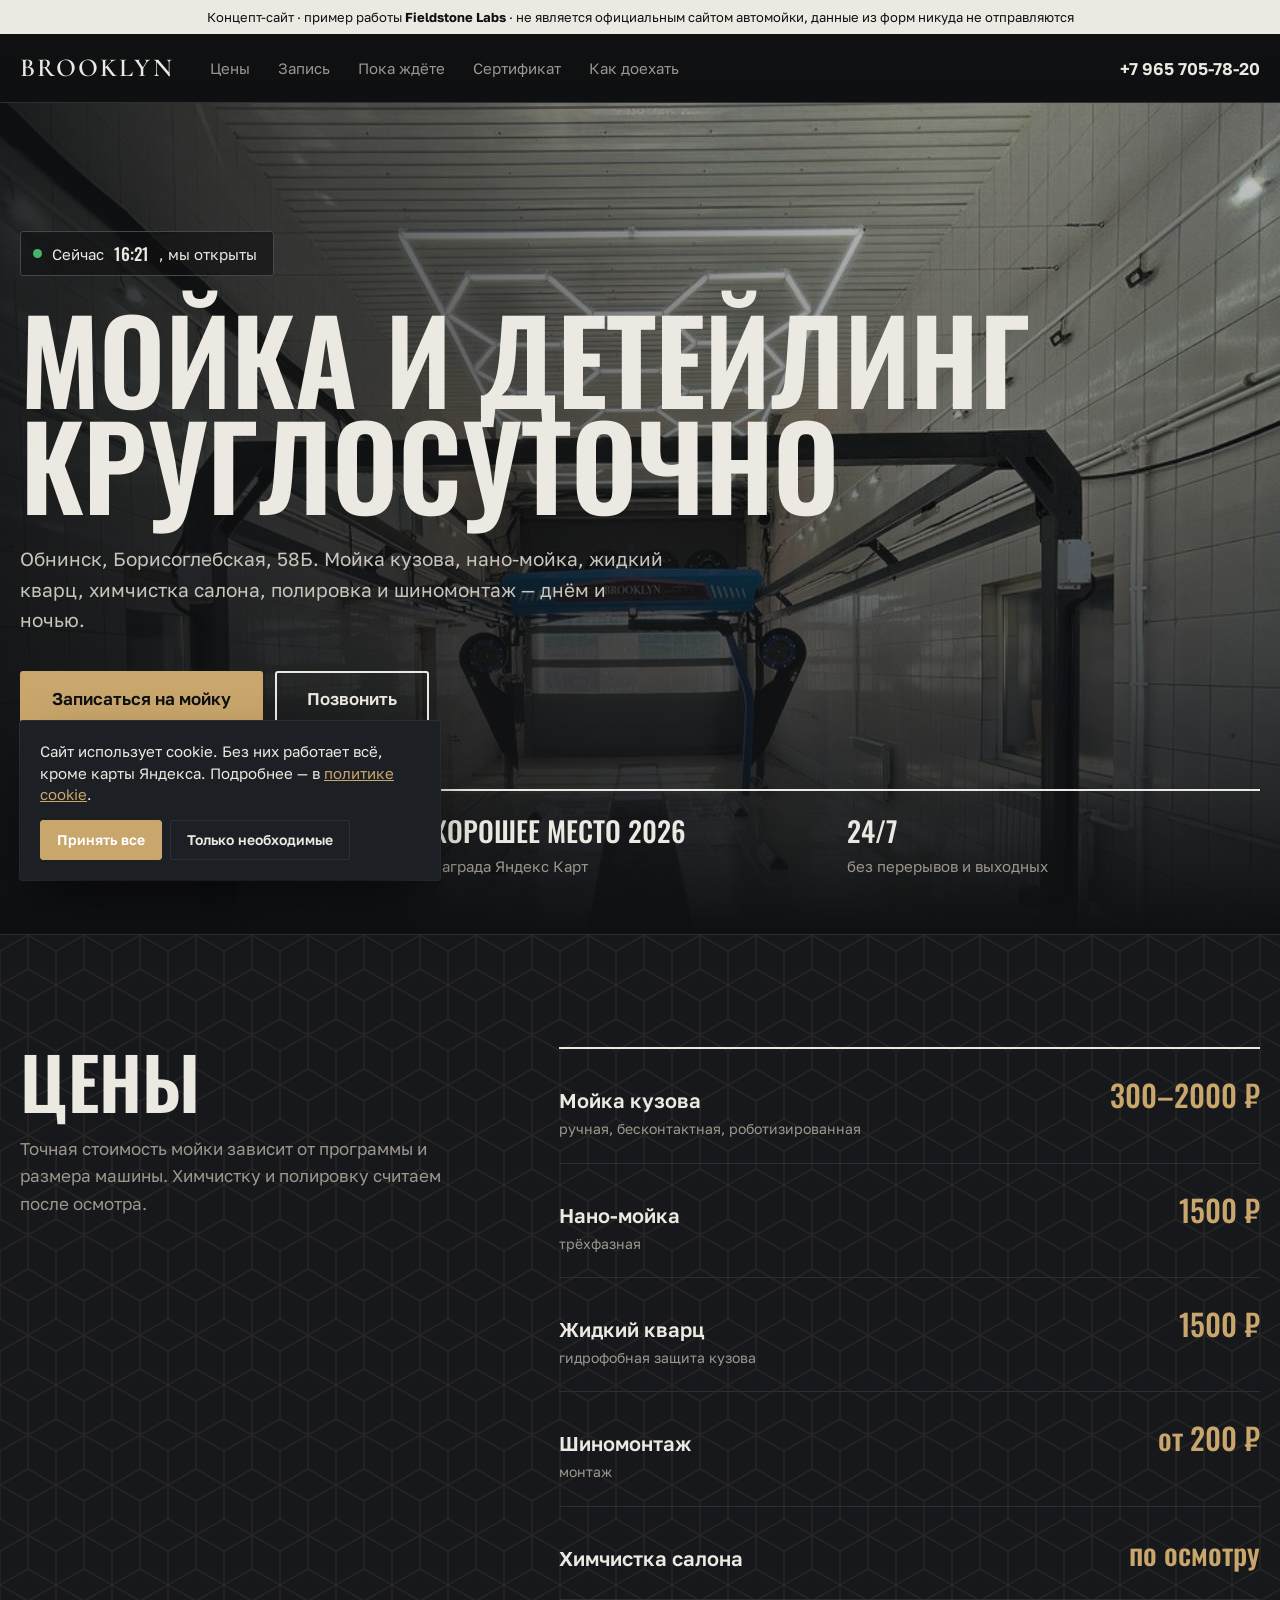
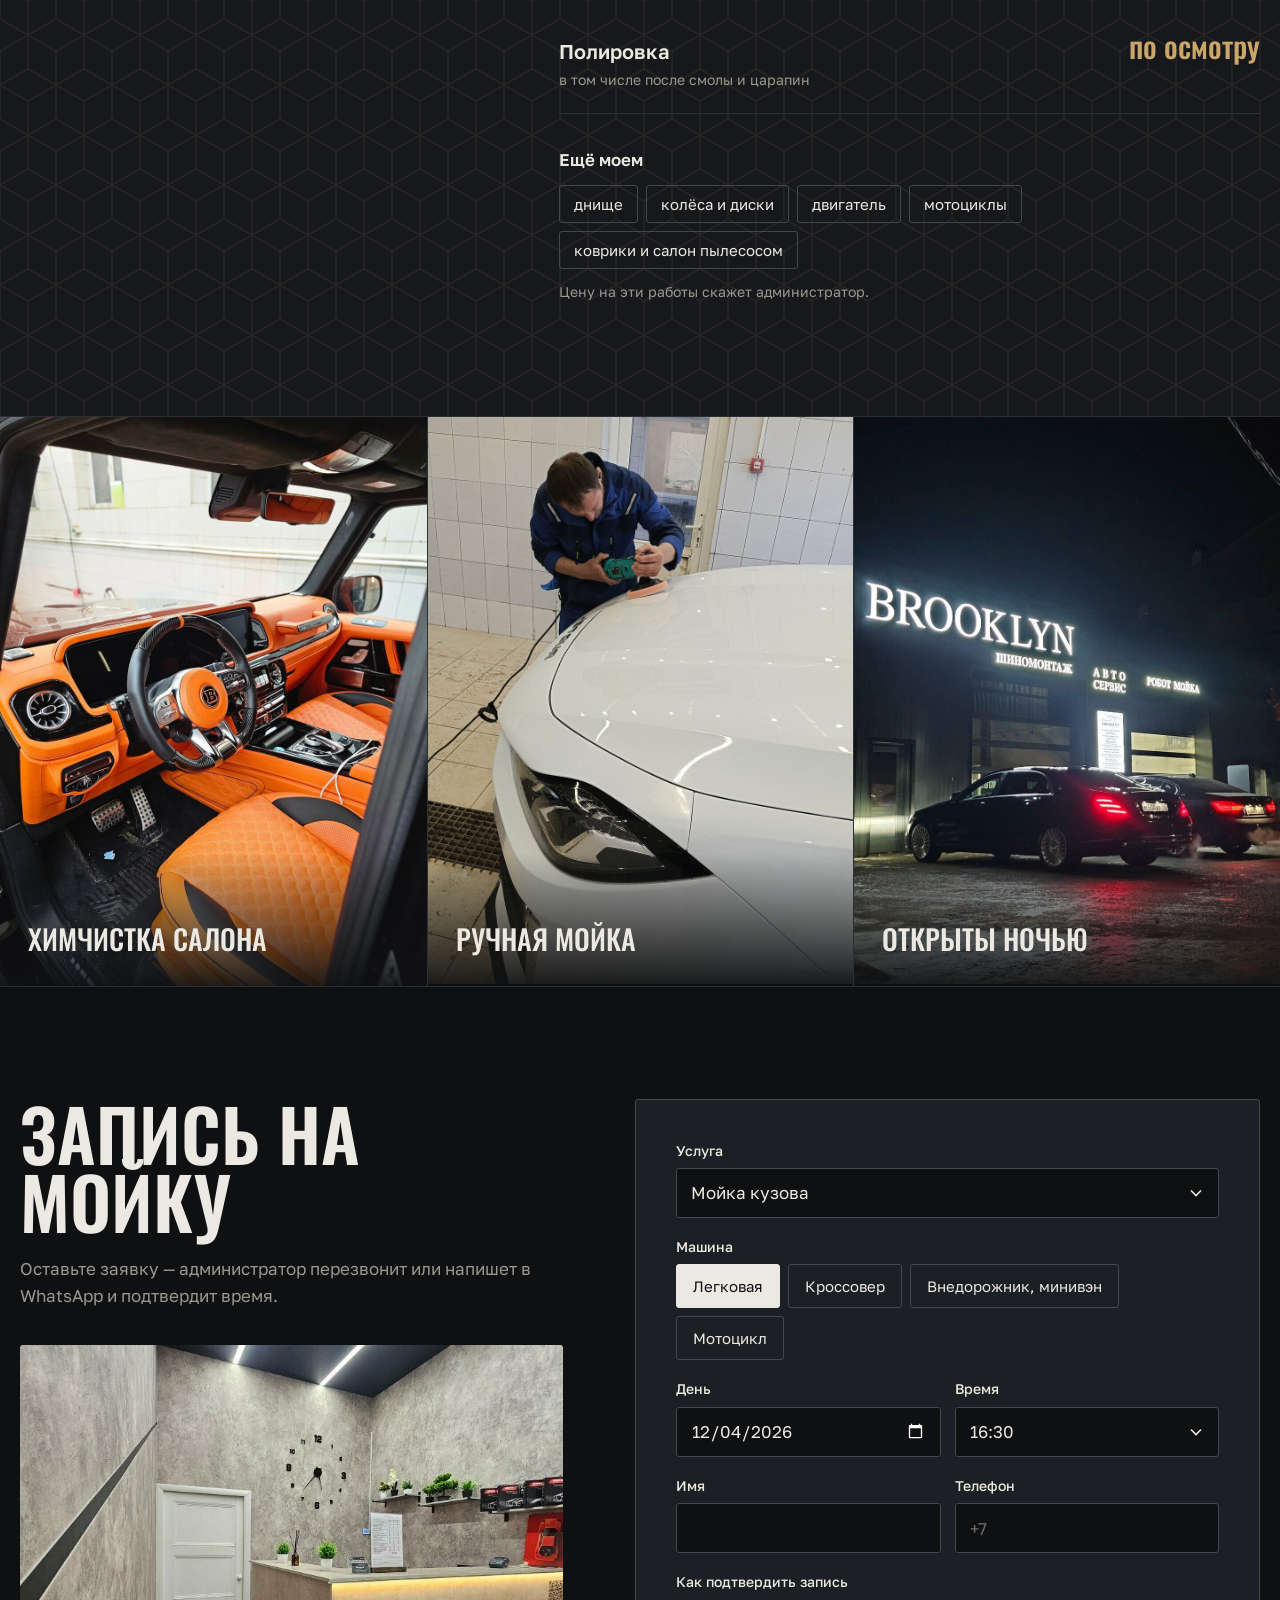
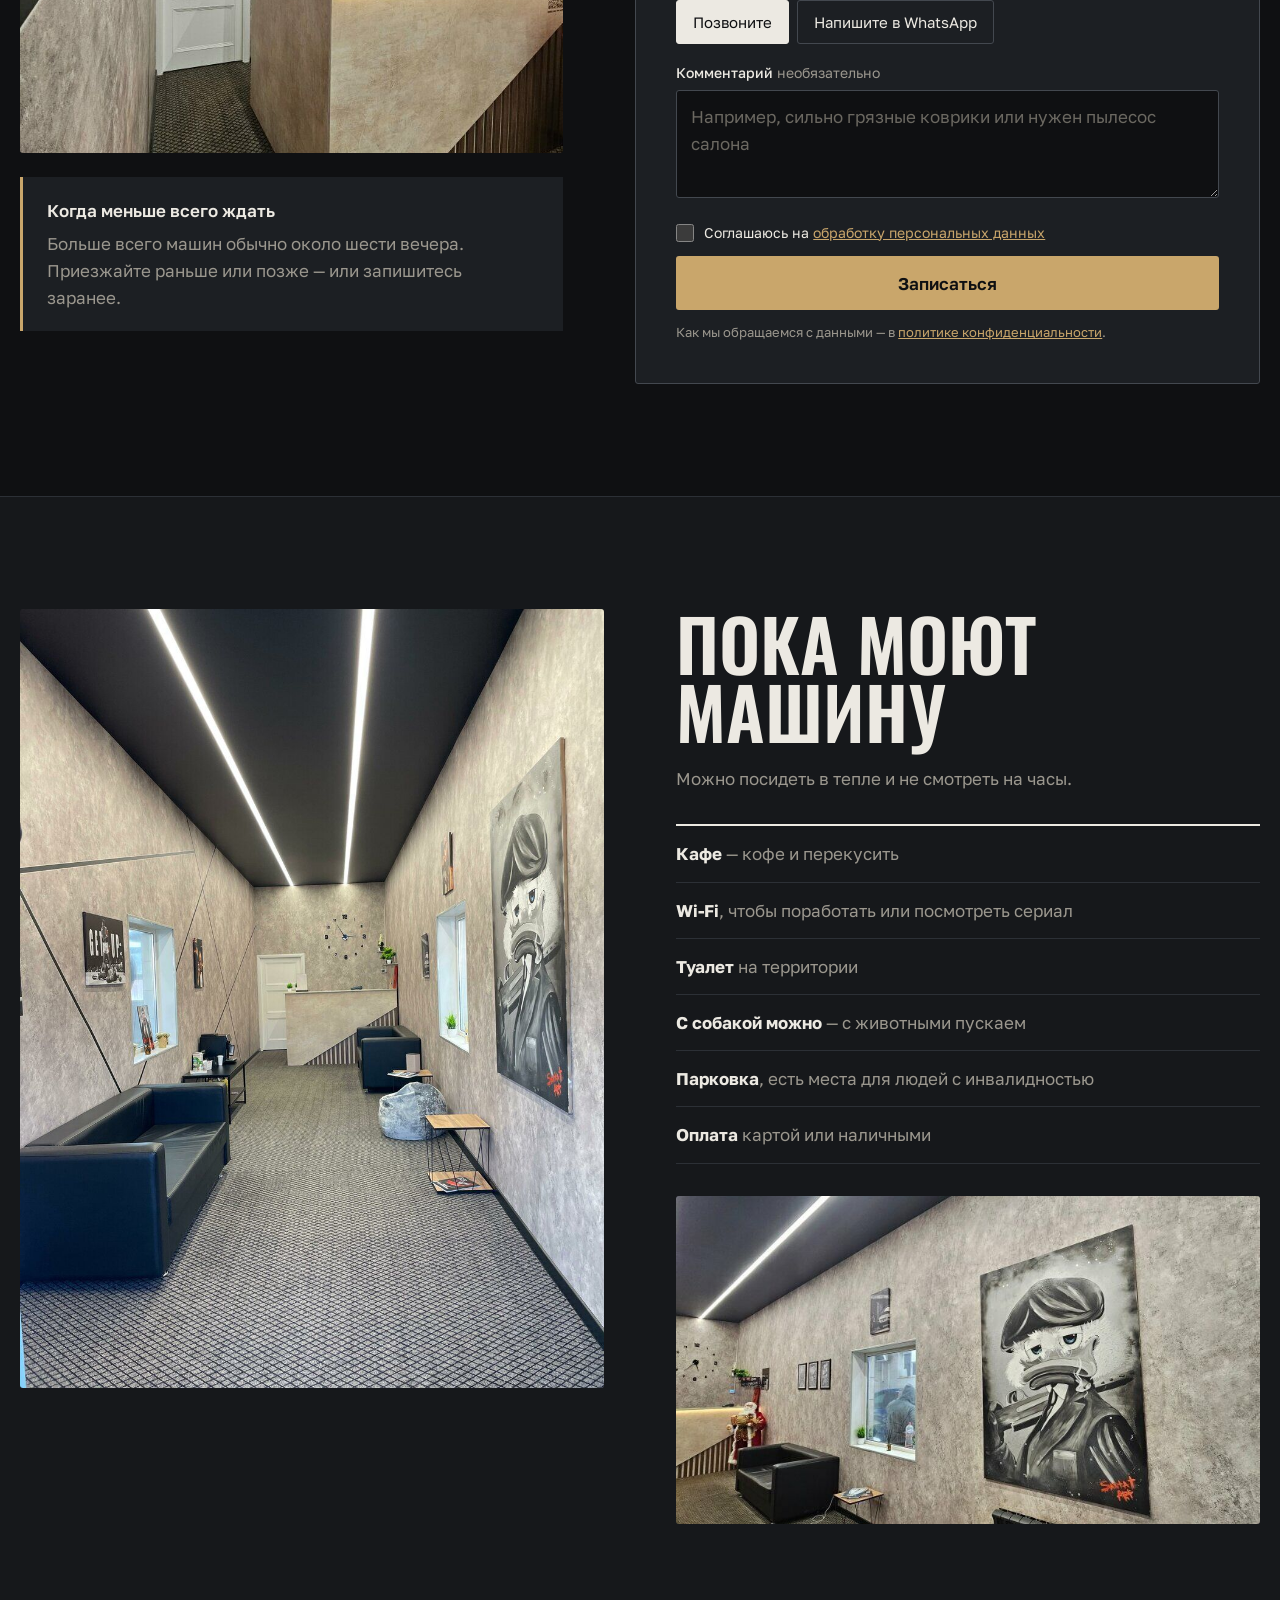
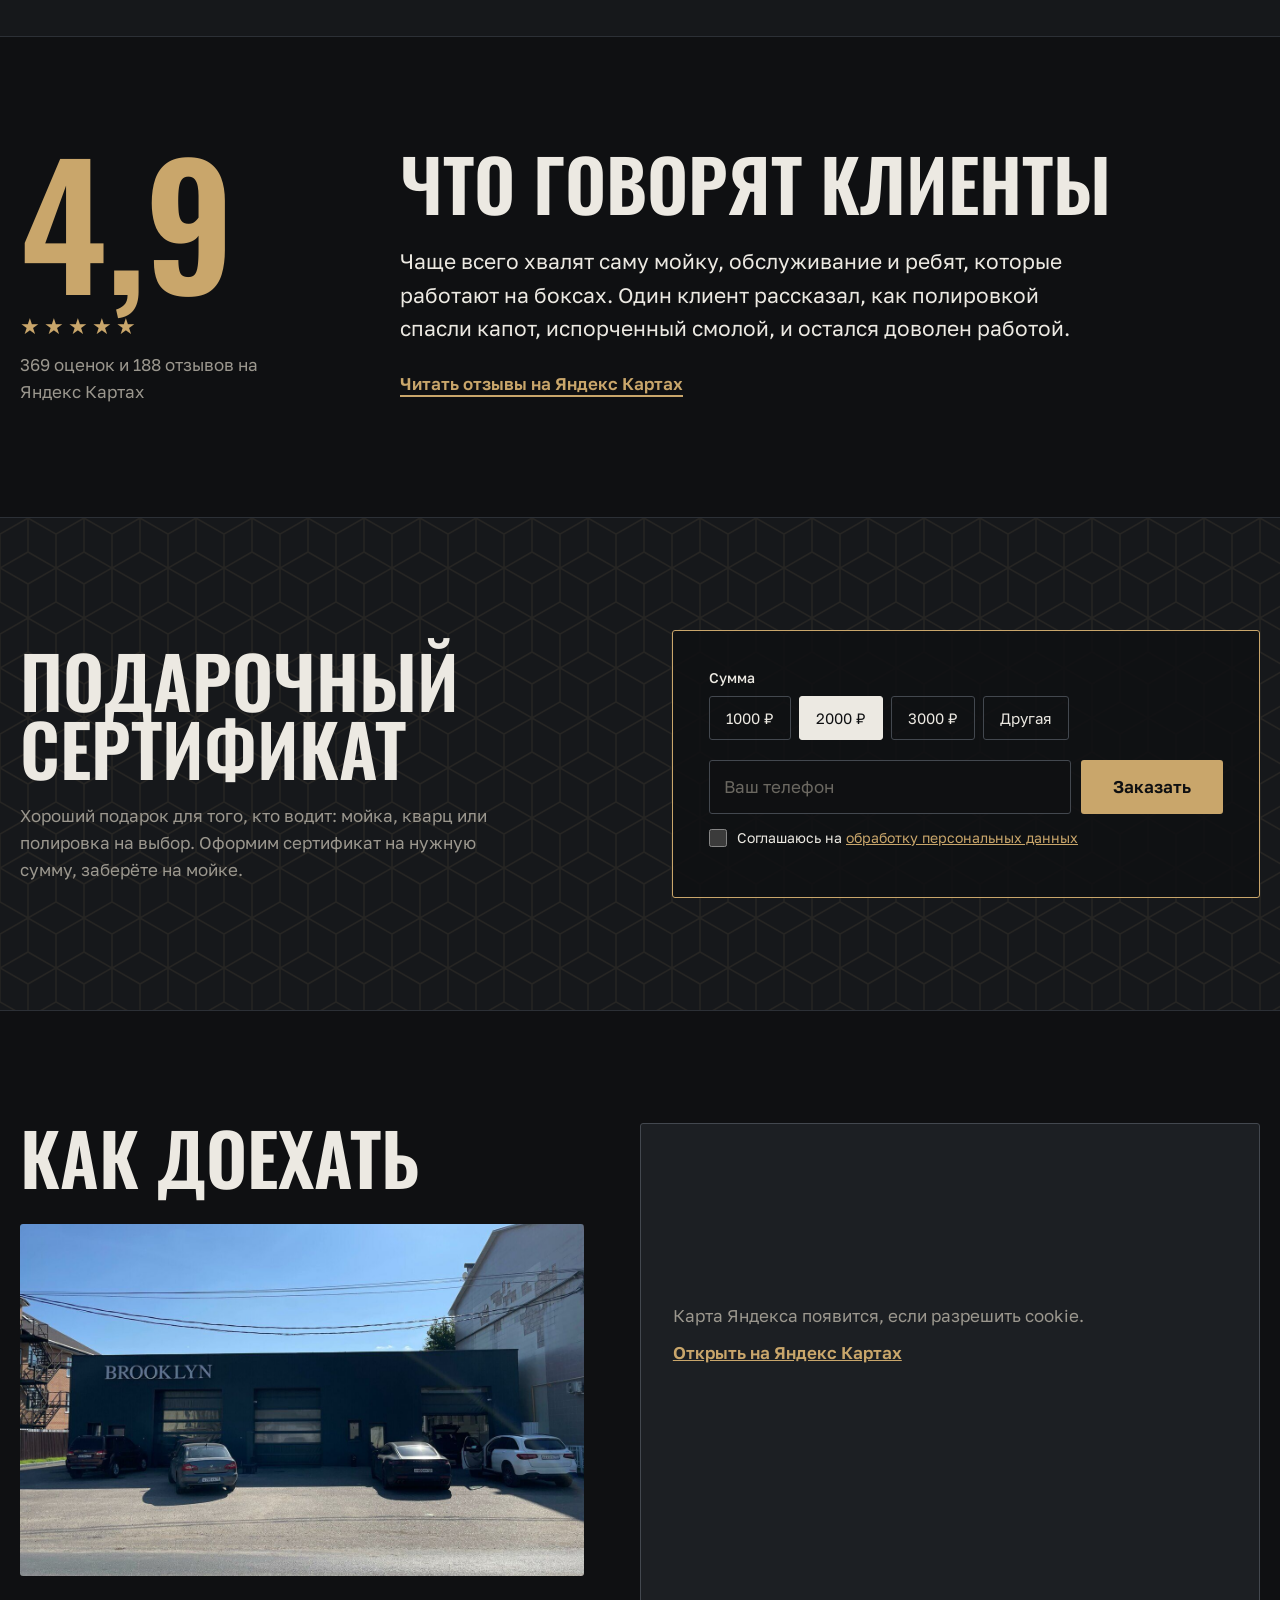
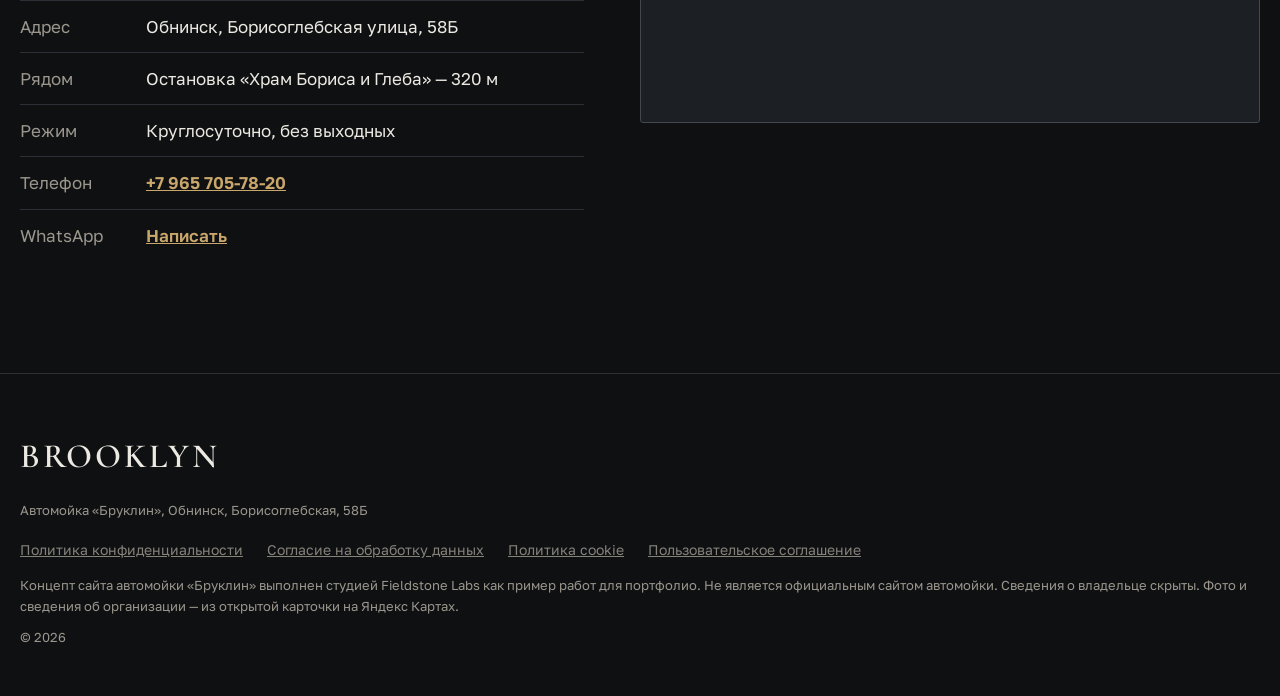
<file: index.html>
<!DOCTYPE html>
<html lang="ru">
<head>
    <meta charset="UTF-8">
    <meta name="viewport" content="width=device-width, initial-scale=1">
    <meta name="robots" content="noindex, nofollow">
    <title>Автомойка «Бруклин» — круглосуточно, Обнинск (концепт)</title>
    <meta name="description" content="Круглосуточная автомойка в Обнинске: мойка кузова, нано-мойка, жидкий кварц, шиномонтаж, химчистка салона и полировка. Борисоглебская, 58Б.">

    <link rel="preconnect" href="https://fonts.googleapis.com">
    <link rel="preconnect" href="https://fonts.gstatic.com" crossorigin>
    <link href="https://fonts.googleapis.com/css2?family=Cormorant+Garamond:wght@600&family=Golos+Text:wght@400;500;600&family=Oswald:wght@500;600&display=swap" rel="stylesheet">

    <link rel="canonical" href="https://timofeyderbugov.github.io/brooklyn-carwash-obninsk/">
    <link rel="icon" href="favicon.svg" type="image/svg+xml">

    <meta property="og:type" content="website">
    <meta property="og:locale" content="ru_RU">
    <meta property="og:title" content="Автомойка «Бруклин» — круглосуточно, Обнинск">
    <meta property="og:description" content="Круглосуточная автомойка в Обнинске: мойка кузова, нано-мойка, жидкий кварц, шиномонтаж, химчистка салона и полировка.">
    <meta property="og:url" content="https://timofeyderbugov.github.io/brooklyn-carwash-obninsk/">
    <meta property="og:image" content="https://timofeyderbugov.github.io/brooklyn-carwash-obninsk/img/bay.jpg">

    <link rel="stylesheet" href="css/style.css">
</head>
<body>

    <div class="demo-bar" role="note">
        Концепт-сайт · пример работы <strong>Fieldstone Labs</strong> · не является официальным сайтом автомойки,
        данные из форм никуда не отправляются
    </div>

    <header class="header">
        <div class="wrap header__inner">
            <a class="logo" href="#top">Brooklyn</a>

            <nav class="nav" aria-label="Разделы сайта">
                <a href="#prices">Цены</a>
                <a href="#booking">Запись</a>
                <a href="#comfort">Пока ждёте</a>
                <a href="#gift">Сертификат</a>
                <a href="#contacts">Как доехать</a>
            </nav>

            <a class="header__phone" href="tel:+79657057820">+7 965 705-78-20</a>
        </div>
    </header>

    <main id="top">

        <!-- Первый экран: фото бокса с шестигранными лампами -->
        <section class="hero">
            <img class="hero__bg" src="img/bay.jpg" width="960" height="1280"
                 alt="Моечный бокс «Бруклин» с шестигранными лампами на потолке">

            <div class="wrap hero__inner">
                <p class="hero__clock">
                    <span class="hero__dot" aria-hidden="true"></span>
                    Сейчас <time data-clock>--:--</time>, мы открыты
                </p>

                <h1 class="hero__title">Мойка и&nbsp;детейлинг круглосуточно</h1>

                <p class="hero__lead">
                    Обнинск, Борисоглебская, 58Б. Мойка кузова, нано-мойка, жидкий кварц,
                    химчистка салона, полировка и шиномонтаж — днём и ночью.
                </p>

                <div class="hero__actions">
                    <a class="btn" href="#booking">Записаться на мойку</a>
                    <a class="btn btn--line" href="tel:+79657057820">Позвонить</a>
                </div>

                <ul class="hero__badges">
                    <li><strong>4,9</strong> на Яндекс Картах, 369 оценок</li>
                    <li><strong>Хорошее место 2026</strong> награда Яндекс Карт</li>
                    <li><strong>24/7</strong> без перерывов и выходных</li>
                </ul>
            </div>
        </section>

        <!-- Цены -->
        <section class="section section--hex" id="prices">
            <div class="wrap prices">
                <div class="prices__head">
                    <h2 class="section__title">Цены</h2>
                    <p class="section__lead">
                        Точная стоимость мойки зависит от программы и размера машины.
                        Химчистку и полировку считаем после осмотра.
                    </p>
                </div>

                <dl class="price-list">
                    <div class="price-list__row">
                        <dt>Мойка кузова <span>ручная, бесконтактная, роботизированная</span></dt>
                        <dd>300–2000 ₽</dd>
                    </div>
                    <div class="price-list__row">
                        <dt>Нано-мойка <span>трёхфазная</span></dt>
                        <dd>1500 ₽</dd>
                    </div>
                    <div class="price-list__row">
                        <dt>Жидкий кварц <span>гидрофобная защита кузова</span></dt>
                        <dd>1500 ₽</dd>
                    </div>
                    <div class="price-list__row">
                        <dt>Шиномонтаж <span>монтаж</span></dt>
                        <dd>от 200 ₽</dd>
                    </div>
                    <div class="price-list__row">
                        <dt>Химчистка салона</dt>
                        <dd>по осмотру</dd>
                    </div>
                    <div class="price-list__row">
                        <dt>Полировка <span>в том числе после смолы и царапин</span></dt>
                        <dd>по осмотру</dd>
                    </div>
                </dl>

                <div class="extras">
                    <p class="extras__title">Ещё моем</p>
                    <ul class="extras__list">
                        <li>днище</li>
                        <li>колёса и диски</li>
                        <li>двигатель</li>
                        <li>мотоциклы</li>
                        <li>коврики и салон пылесосом</li>
                    </ul>
                    <p class="extras__hint">Цену на эти работы скажет администратор.</p>
                </div>
            </div>
        </section>

        <!-- Работы -->
        <section class="works" aria-label="Фото с мойки">
            <figure class="works__item">
                <img src="img/interior.jpg" width="960" height="1280" loading="lazy"
                     alt="Салон внедорожника с оранжевой кожей после химчистки">
                <figcaption>Химчистка салона</figcaption>
            </figure>
            <figure class="works__item">
                <img src="img/hand-wash.jpg" width="960" height="1280" loading="lazy"
                     alt="Мойщик вручную протирает капот белой машины">
                <figcaption>Ручная мойка</figcaption>
            </figure>
            <figure class="works__item">
                <img src="img/facade-night.jpg" width="960" height="1280" loading="lazy"
                     alt="Вывеска BROOKLYN ночью, у входа машины">
                <figcaption>Открыты ночью</figcaption>
            </figure>
        </section>

        <!-- Запись -->
        <section class="section" id="booking">
            <div class="wrap booking">
                <div class="booking__side">
                    <h2 class="section__title">Запись на мойку</h2>
                    <p class="section__lead">
                        Оставьте заявку — администратор перезвонит или напишет
                        в WhatsApp и подтвердит время.
                    </p>

                    <figure class="booking__photo">
                        <img src="img/lounge.jpg" width="750" height="1000" loading="lazy"
                             alt="Стойка администратора в зоне ожидания">
                    </figure>

                    <div class="tip">
                        <p class="tip__title">Когда меньше всего ждать</p>
                        <p>
                            Больше всего машин обычно около шести вечера.
                            Приезжайте раньше или позже — или запишитесь заранее.
                        </p>
                    </div>
                </div>

                <form class="form" id="booking-form" novalidate>
                    <div class="form__group">
                        <label class="form__label" for="service">Услуга</label>
                        <select class="form__input" id="service" name="service">
                            <option>Мойка кузова</option>
                            <option>Нано-мойка</option>
                            <option>Жидкий кварц</option>
                            <option>Шиномонтаж</option>
                            <option>Химчистка салона</option>
                            <option>Полировка</option>
                            <option>Мойка мотоцикла</option>
                        </select>
                    </div>

                    <fieldset class="form__group form__fieldset">
                        <legend class="form__label">Машина</legend>
                        <div class="pills">
                            <label class="pill">
                                <input type="radio" name="car" value="Легковая" checked>
                                <span>Легковая</span>
                            </label>
                            <label class="pill">
                                <input type="radio" name="car" value="Кроссовер">
                                <span>Кроссовер</span>
                            </label>
                            <label class="pill">
                                <input type="radio" name="car" value="Внедорожник или минивэн">
                                <span>Внедорожник, минивэн</span>
                            </label>
                            <label class="pill">
                                <input type="radio" name="car" value="Мотоцикл">
                                <span>Мотоцикл</span>
                            </label>
                        </div>
                    </fieldset>

                    <div class="form__row">
                        <div class="form__group">
                            <label class="form__label" for="date">День</label>
                            <input class="form__input" id="date" name="date" type="date" required>
                        </div>
                        <div class="form__group">
                            <label class="form__label" for="time">Время</label>
                            <select class="form__input" id="time" name="time"></select>
                        </div>
                    </div>

                    <div class="form__row">
                        <div class="form__group">
                            <label class="form__label" for="name">Имя</label>
                            <input class="form__input" id="name" name="name" type="text" autocomplete="given-name" required>
                        </div>
                        <div class="form__group">
                            <label class="form__label" for="phone">Телефон</label>
                            <input class="form__input" id="phone" name="phone" type="tel" autocomplete="tel" placeholder="+7" required>
                        </div>
                    </div>

                    <fieldset class="form__group form__fieldset">
                        <legend class="form__label">Как подтвердить запись</legend>
                        <div class="pills">
                            <label class="pill">
                                <input type="radio" name="contact" value="Звонок" checked>
                                <span>Позвоните</span>
                            </label>
                            <label class="pill">
                                <input type="radio" name="contact" value="WhatsApp">
                                <span>Напишите в WhatsApp</span>
                            </label>
                        </div>
                    </fieldset>

                    <div class="form__group">
                        <label class="form__label" for="comment">Комментарий <span class="form__hint">необязательно</span></label>
                        <textarea class="form__input form__textarea" id="comment" name="comment" rows="3" placeholder="Например, сильно грязные коврики или нужен пылесос салона"></textarea>
                    </div>

                    <label class="consent">
                        <input type="checkbox" name="consent" value="yes">
                        <span>Соглашаюсь на <a href="consent.html" target="_blank">обработку персональных данных</a></span>
                    </label>

                    <p class="form__error" role="alert" hidden></p>

                    <button class="btn btn--full" type="submit">Записаться</button>

                    <p class="form__note">
                        Как мы обращаемся с данными — в
                        <a href="privacy.html" target="_blank">политике конфиденциальности</a>.
                    </p>
                </form>

                <div class="booking__done" hidden>
                    <p class="booking__done-title">Вы записаны</p>
                    <p data-summary></p>
                    <p>Администратор свяжется с вами и подтвердит время.</p>
                    <button class="link-btn" type="button" data-reset>Записать ещё одну машину</button>
                </div>
            </div>
        </section>

        <!-- Пока ждёте -->
        <section class="section section--alt" id="comfort">
            <div class="wrap comfort">
                <figure class="comfort__photo comfort__photo--main">
                    <img src="img/lounge-sofa.jpg" width="960" height="1280" loading="lazy"
                         alt="Зона ожидания: диван, светлые каменные стены и световые линии на потолке">
                </figure>

                <div class="comfort__text">
                    <h2 class="section__title">Пока моют машину</h2>
                    <p class="section__lead">Можно посидеть в тепле и не смотреть на часы.</p>

                    <ul class="comfort__list">
                        <li><strong>Кафе</strong> — кофе и перекусить</li>
                        <li><strong>Wi-Fi</strong>, чтобы поработать или посмотреть сериал</li>
                        <li><strong>Туалет</strong> на территории</li>
                        <li><strong>С собакой можно</strong> — с животными пускаем</li>
                        <li><strong>Парковка</strong>, есть места для людей с инвалидностью</li>
                        <li><strong>Оплата</strong> картой или наличными</li>
                    </ul>

                    <figure class="comfort__photo">
                        <img src="img/lounge-art.jpg" width="750" height="1000" loading="lazy"
                             alt="Картина на стене в зоне ожидания">
                    </figure>
                </div>
            </div>
        </section>

        <!-- Отзывы -->
        <section class="section" id="reviews">
            <div class="wrap reviews">
                <div class="reviews__score">
                    <p class="reviews__num">4,9</p>
                    <p class="reviews__stars" aria-hidden="true">★★★★★</p>
                    <p class="reviews__meta">369 оценок и 188 отзывов на Яндекс Картах</p>
                </div>

                <div class="reviews__body">
                    <h2 class="section__title">Что говорят клиенты</h2>
                    <p class="reviews__text">
                        Чаще всего хвалят саму мойку, обслуживание и ребят, которые работают
                        на боксах. Один клиент рассказал, как полировкой спасли капот, испорченный
                        смолой, и остался доволен работой.
                    </p>
                    <a class="link-btn" href="https://yandex.ru/maps/org/204612633149/reviews/" target="_blank" rel="noopener">Читать отзывы на Яндекс Картах</a>
                </div>
            </div>
        </section>

        <!-- Сертификат -->
        <section class="section section--hex" id="gift">
            <div class="wrap gift">
                <div class="gift__text">
                    <h2 class="section__title">Подарочный сертификат</h2>
                    <p>
                        Хороший подарок для того, кто водит: мойка, кварц или полировка
                        на выбор. Оформим сертификат на нужную сумму, заберёте на мойке.
                    </p>
                </div>

                <form class="gift__form" id="gift-form" novalidate>
                    <fieldset class="form__fieldset">
                        <legend class="form__label">Сумма</legend>
                        <div class="pills">
                            <label class="pill">
                                <input type="radio" name="amount" value="1000">
                                <span>1000 ₽</span>
                            </label>
                            <label class="pill">
                                <input type="radio" name="amount" value="2000" checked>
                                <span>2000 ₽</span>
                            </label>
                            <label class="pill">
                                <input type="radio" name="amount" value="3000">
                                <span>3000 ₽</span>
                            </label>
                            <label class="pill">
                                <input type="radio" name="amount" value="Другая">
                                <span>Другая</span>
                            </label>
                        </div>
                    </fieldset>

                    <div class="gift__row">
                        <label class="visually-hidden" for="gift-phone">Телефон</label>
                        <input class="form__input" id="gift-phone" name="phone" type="tel" placeholder="Ваш телефон" required>
                        <button class="btn" type="submit">Заказать</button>
                    </div>
                    <label class="consent">
                        <input type="checkbox" name="consent" value="yes">
                        <span>Соглашаюсь на <a href="consent.html" target="_blank">обработку персональных данных</a></span>
                    </label>
                    <p class="form__error" role="alert" hidden></p>
                </form>
            </div>
        </section>

        <!-- Контакты -->
        <section class="section" id="contacts">
            <div class="wrap contacts">
                <div>
                    <h2 class="section__title">Как доехать</h2>

                    <figure class="contacts__photo">
                        <img src="img/facade-day.jpg" width="1280" height="960" loading="lazy"
                             alt="Здание мойки «Бруклин» днём: графитовый фасад и въезды в боксы">
                    </figure>

                    <dl class="contacts__list">
                        <div>
                            <dt>Адрес</dt>
                            <dd>Обнинск, Борисоглебская улица, 58Б</dd>
                        </div>
                        <div>
                            <dt>Рядом</dt>
                            <dd>Остановка «Храм Бориса и Глеба» — 320 м</dd>
                        </div>
                        <div>
                            <dt>Режим</dt>
                            <dd>Круглосуточно, без выходных</dd>
                        </div>
                        <div>
                            <dt>Телефон</dt>
                            <dd><a href="tel:+79657057820">+7 965 705-78-20</a></dd>
                        </div>
                        <div>
                            <dt>WhatsApp</dt>
                            <dd><a href="https://wa.me/79657057820" target="_blank" rel="noopener">Написать</a></dd>
                        </div>
                    </dl>
                </div>

                <!-- Карта Яндекса ставит свои cookie, поэтому грузится только после согласия -->
                <div class="contacts__map"
                     data-map-src="https://yandex.ru/map-widget/v1/?oid=204612633149&amp;z=16"
                     data-map-title="Автомойка «Бруклин» на Яндекс Картах">
                    <div class="map-stub">
                        <p>Карта Яндекса появится, если разрешить cookie.</p>
                        <a href="https://yandex.ru/maps/org/204612633149" target="_blank" rel="noopener">Открыть на Яндекс Картах</a>
                    </div>
                </div>
            </div>
        </section>

    </main>

    <footer class="footer">
        <div class="wrap footer__inner">
            <p class="logo logo--footer">Brooklyn</p>
            <p class="footer__small">Автомойка «Бруклин», Обнинск, Борисоглебская, 58Б</p>
            <nav class="footer__legal" aria-label="Документы">
                <a href="privacy.html">Политика конфиденциальности</a>
                <a href="consent.html">Согласие на обработку данных</a>
                <a href="cookies.html">Политика cookie</a>
                <a href="terms.html">Пользовательское соглашение</a>
            </nav>
            <p class="footer__small">
                Концепт сайта автомойки «Бруклин» выполнен студией Fieldstone Labs как пример работ для портфолио.
                Не является официальным сайтом автомойки. Сведения о владельце скрыты.
                Фото и сведения об организации — из открытой карточки на Яндекс Картах.
            </p>
            <p class="footer__small">© <span data-year>2026</span></p>
        </div>
    </footer>

    <script src="js/cookies.js"></script>
    <script src="js/main.js"></script>
</body>
</html>
</file>
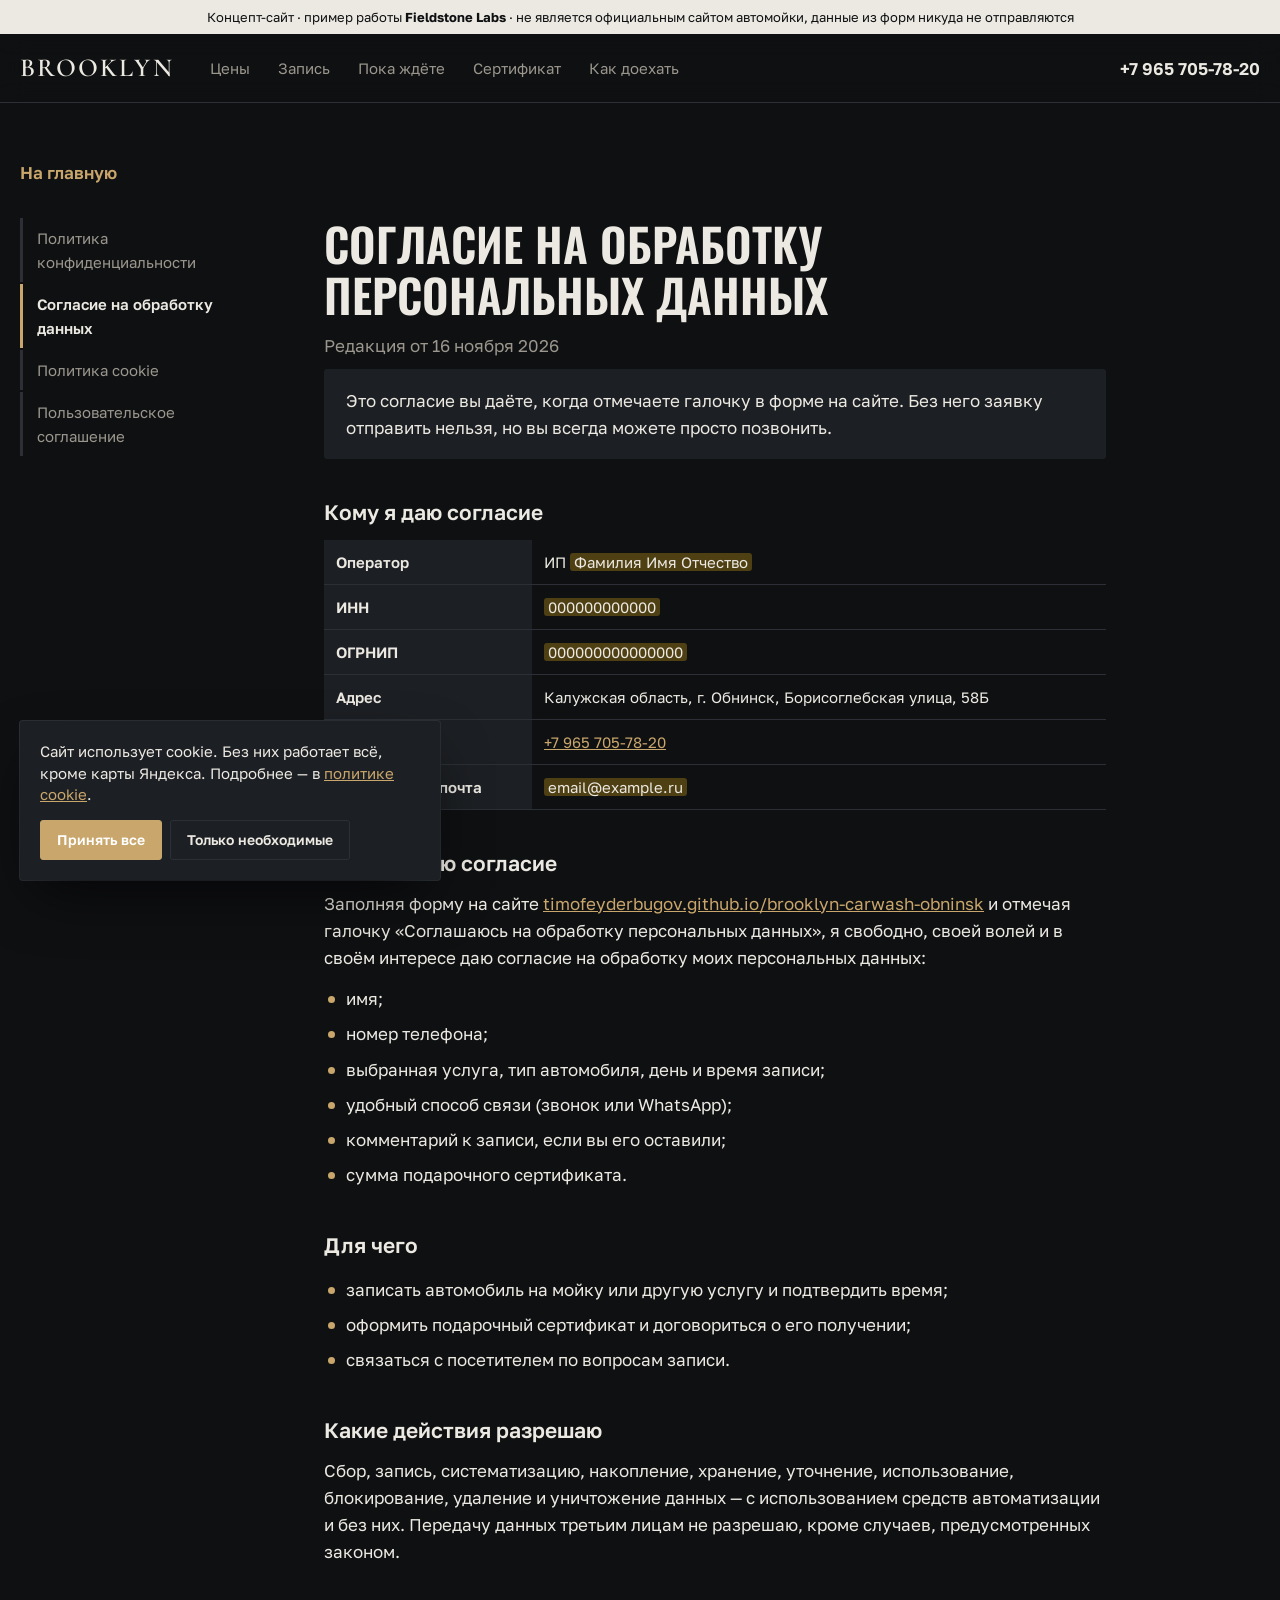
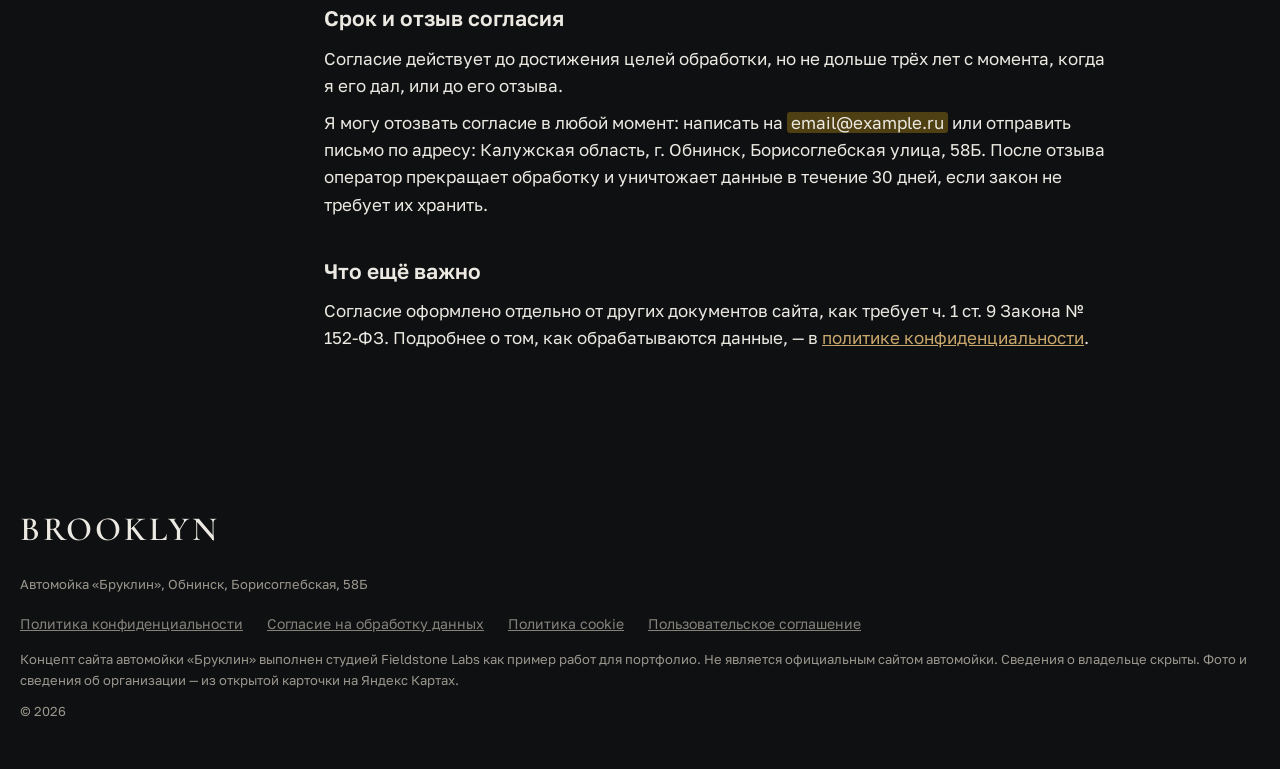
<file: consent.html>
<!DOCTYPE html>
<html lang="ru">
<head>
    <meta charset="UTF-8">
    <meta name="viewport" content="width=device-width, initial-scale=1">
    <title>Согласие на обработку персональных данных — Автомойка «Бруклин» (концепт)</title>
    <meta name="robots" content="noindex, nofollow">

    <link rel="preconnect" href="https://fonts.googleapis.com">
    <link rel="preconnect" href="https://fonts.gstatic.com" crossorigin>
    <link href="https://fonts.googleapis.com/css2?family=Cormorant+Garamond:wght@600&family=Golos+Text:wght@400;500;600&family=Oswald:wght@500;600&display=swap" rel="stylesheet">

    <link rel="icon" href="favicon.svg" type="image/svg+xml">
    <link rel="stylesheet" href="css/style.css">
</head>
<body>

    <div class="demo-bar" role="note">
        Концепт-сайт · пример работы <strong>Fieldstone Labs</strong> · не является официальным сайтом автомойки,
        данные из форм никуда не отправляются
    </div>

    <header class="header">
        <div class="wrap header__inner">
            <a class="logo" href="index.html">Brooklyn</a>

            <nav class="nav" aria-label="Разделы сайта">
                <a href="index.html#prices">Цены</a>
                <a href="index.html#booking">Запись</a>
                <a href="index.html#comfort">Пока ждёте</a>
                <a href="index.html#gift">Сертификат</a>
                <a href="index.html#contacts">Как доехать</a>
            </nav>

            <a class="header__phone" href="tel:+79657057820">+7 965 705-78-20</a>
        </div>
    </header>

    <main>
        <div class="wrap legal-head">
            <a class="back-link" href="index.html">На главную</a>
        </div>

        <div class="wrap legal">
            <nav class="legal__docs" aria-label="Документы">
                <a href="privacy.html">Политика конфиденциальности</a>
                <a href="consent.html" aria-current="page">Согласие на обработку данных</a>
                <a href="cookies.html">Политика cookie</a>
                <a href="terms.html">Пользовательское соглашение</a>
            </nav>

            <article class="legal__body">
                <h1 class="legal__title">Согласие на обработку персональных данных</h1>
                <p class="legal__date">Редакция от 16 ноября 2026</p>
                <p class="legal__intro">Это согласие вы даёте, когда отмечаете галочку в форме на сайте. Без него заявку отправить нельзя, но вы всегда можете просто позвонить.</p>

                    <h2>Кому я даю согласие</h2>
                    <table class="legal__table">
                        <tbody>
                            <tr>
                                <th scope="row">Оператор</th>
                                <td>ИП <span class="fill">Фамилия Имя Отчество</span></td>
                            </tr>
                            <tr>
                                <th scope="row">ИНН</th>
                                <td><span class="fill">000000000000</span></td>
                            </tr>
                            <tr>
                                <th scope="row">ОГРНИП</th>
                                <td><span class="fill">000000000000000</span></td>
                            </tr>
                            <tr>
                                <th scope="row">Адрес</th>
                                <td>Калужская область, г. Обнинск, Борисоглебская улица, 58Б</td>
                            </tr>
                            <tr>
                                <th scope="row">Телефон</th>
                                <td><a href="tel:+79657057820">+7 965 705-78-20</a></td>
                            </tr>
                            <tr>
                                <th scope="row">Электронная почта</th>
                                <td><span class="fill">email@example.ru</span></td>
                            </tr>
                        </tbody>
                    </table>

                    <h2>На что я даю согласие</h2>
                    <p>Заполняя форму на сайте <a href="https://timofeyderbugov.github.io/brooklyn-carwash-obninsk/">timofeyderbugov.github.io/brooklyn-carwash-obninsk</a> и отмечая галочку «Соглашаюсь на обработку персональных данных», я свободно, своей волей и в своём интересе даю согласие на обработку моих персональных данных:</p>
                    <ul>
                        <li>имя;</li>
                        <li>номер телефона;</li>
                        <li>выбранная услуга, тип автомобиля, день и время записи;</li>
                        <li>удобный способ связи (звонок или WhatsApp);</li>
                        <li>комментарий к записи, если вы его оставили;</li>
                        <li>сумма подарочного сертификата.</li>
                    </ul>

                    <h2>Для чего</h2>
                    <ul>
                        <li>записать автомобиль на мойку или другую услугу и подтвердить время;</li>
                        <li>оформить подарочный сертификат и договориться о его получении;</li>
                        <li>связаться с посетителем по вопросам записи.</li>
                    </ul>

                    <h2>Какие действия разрешаю</h2>
                    <p>Сбор, запись, систематизацию, накопление, хранение, уточнение, использование, блокирование, удаление и уничтожение данных — с использованием средств автоматизации и без них. Передачу данных третьим лицам не разрешаю, кроме случаев, предусмотренных законом.</p>

                    <h2>Срок и отзыв согласия</h2>
                    <p>Согласие действует до достижения целей обработки, но не дольше трёх лет с момента, когда я его дал, или до его отзыва.</p>
                    <p>Я могу отозвать согласие в любой момент: написать на <span class="fill">email@example.ru</span> или отправить письмо по адресу: Калужская область, г. Обнинск, Борисоглебская улица, 58Б. После отзыва оператор прекращает обработку и уничтожает данные в течение 30 дней, если закон не требует их хранить.</p>

                    <h2>Что ещё важно</h2>
                    <p>Согласие оформлено отдельно от других документов сайта, как требует ч. 1 ст. 9 Закона № 152-ФЗ. Подробнее о том, как обрабатываются данные, — в <a href="privacy.html">политике конфиденциальности</a>.</p>
            </article>
        </div>
    </main>

    <footer class="footer">
        <div class="wrap footer__inner">
            <p class="logo logo--footer">Brooklyn</p>
            <p class="footer__small">Автомойка «Бруклин», Обнинск, Борисоглебская, 58Б</p>
            <nav class="footer__legal" aria-label="Документы">
                <a href="privacy.html">Политика конфиденциальности</a>
                <a href="consent.html">Согласие на обработку данных</a>
                <a href="cookies.html">Политика cookie</a>
                <a href="terms.html">Пользовательское соглашение</a>
            </nav>
            <p class="footer__small">
                Концепт сайта автомойки «Бруклин» выполнен студией Fieldstone Labs как пример работ для портфолио.
                Не является официальным сайтом автомойки. Сведения о владельце скрыты.
                Фото и сведения об организации — из открытой карточки на Яндекс Картах.
            </p>
            <p class="footer__small">© <span data-year>2026</span></p>
        </div>
    </footer>

    <script src="js/cookies.js"></script>
</body>
</html>
</file>
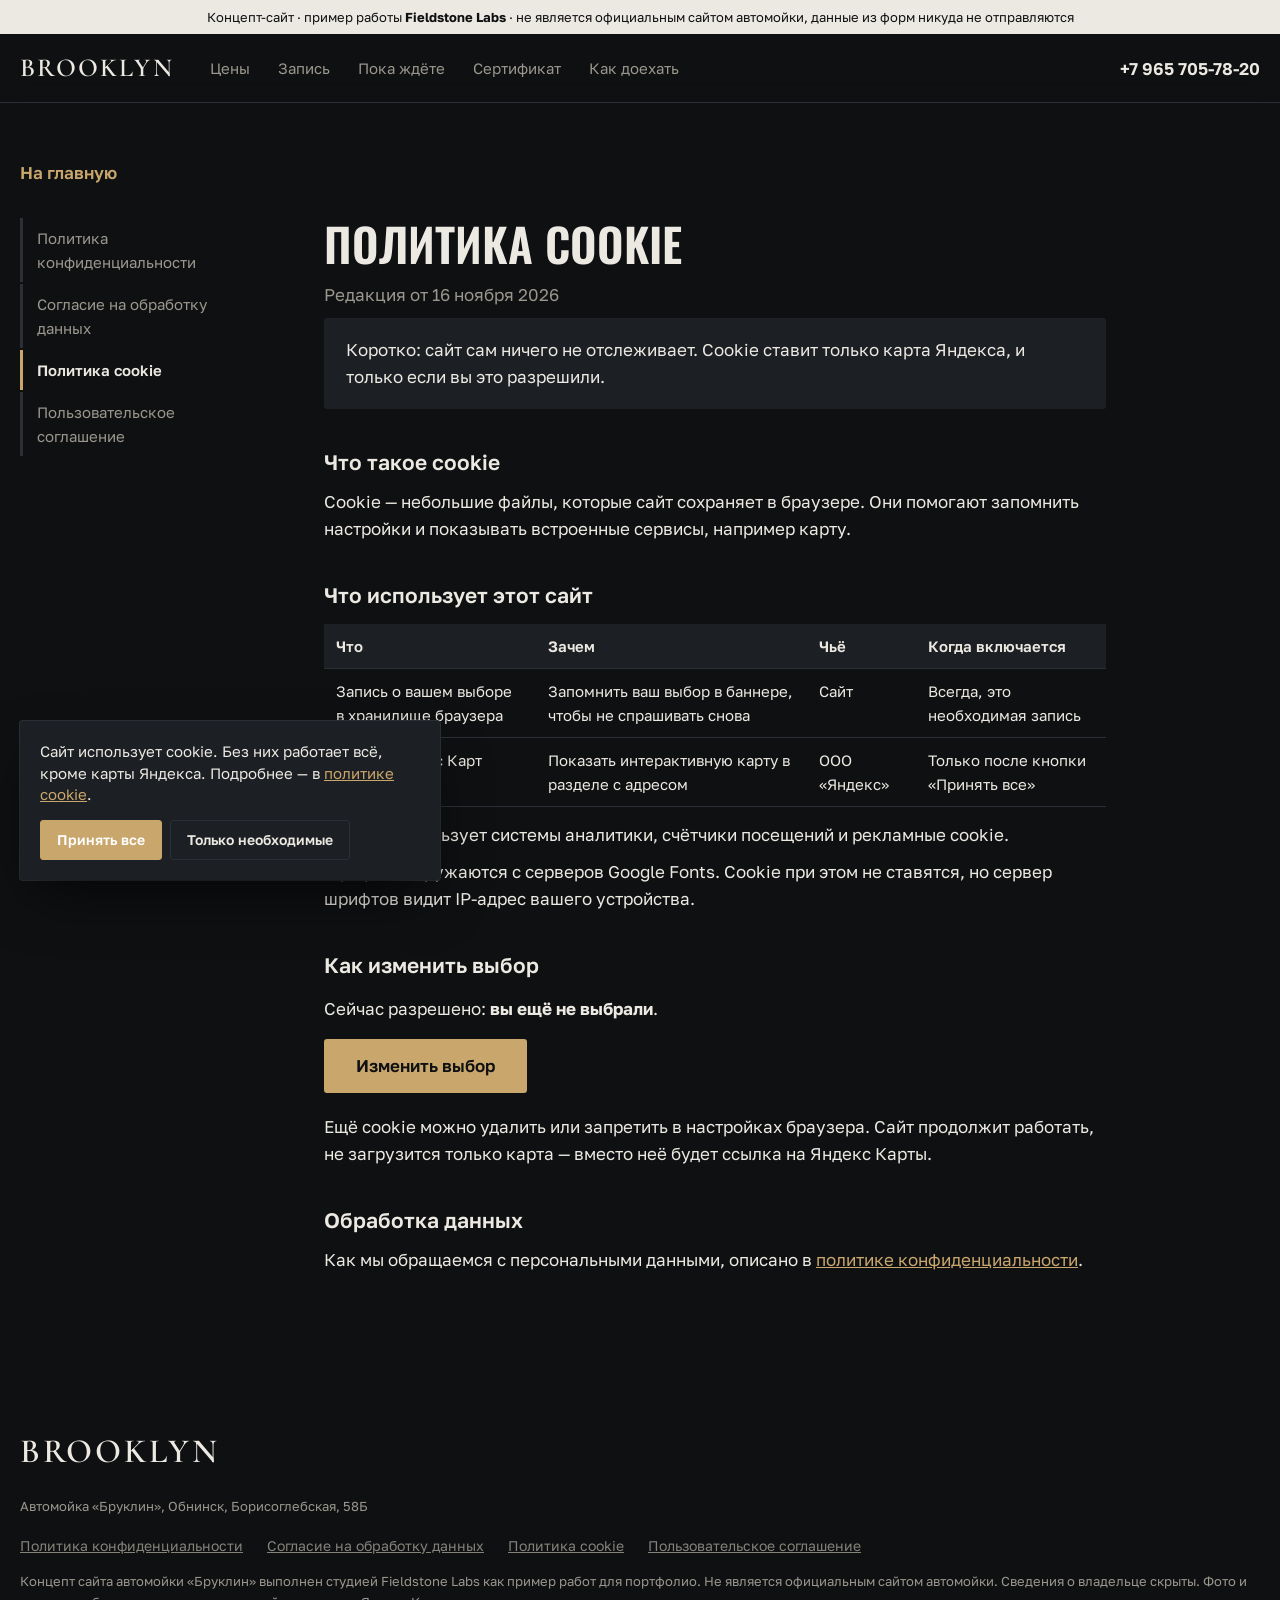
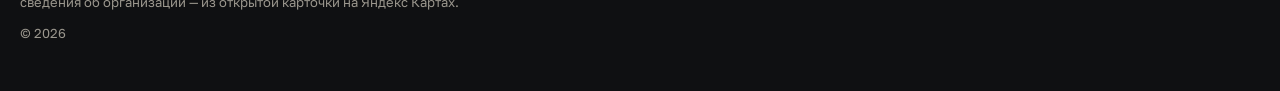
<file: cookies.html>
<!DOCTYPE html>
<html lang="ru">
<head>
    <meta charset="UTF-8">
    <meta name="viewport" content="width=device-width, initial-scale=1">
    <title>Политика cookie — Автомойка «Бруклин» (концепт)</title>
    <meta name="robots" content="noindex, nofollow">

    <link rel="preconnect" href="https://fonts.googleapis.com">
    <link rel="preconnect" href="https://fonts.gstatic.com" crossorigin>
    <link href="https://fonts.googleapis.com/css2?family=Cormorant+Garamond:wght@600&family=Golos+Text:wght@400;500;600&family=Oswald:wght@500;600&display=swap" rel="stylesheet">

    <link rel="icon" href="favicon.svg" type="image/svg+xml">
    <link rel="stylesheet" href="css/style.css">
</head>
<body>

    <div class="demo-bar" role="note">
        Концепт-сайт · пример работы <strong>Fieldstone Labs</strong> · не является официальным сайтом автомойки,
        данные из форм никуда не отправляются
    </div>

    <header class="header">
        <div class="wrap header__inner">
            <a class="logo" href="index.html">Brooklyn</a>

            <nav class="nav" aria-label="Разделы сайта">
                <a href="index.html#prices">Цены</a>
                <a href="index.html#booking">Запись</a>
                <a href="index.html#comfort">Пока ждёте</a>
                <a href="index.html#gift">Сертификат</a>
                <a href="index.html#contacts">Как доехать</a>
            </nav>

            <a class="header__phone" href="tel:+79657057820">+7 965 705-78-20</a>
        </div>
    </header>

    <main>
        <div class="wrap legal-head">
            <a class="back-link" href="index.html">На главную</a>
        </div>

        <div class="wrap legal">
            <nav class="legal__docs" aria-label="Документы">
                <a href="privacy.html">Политика конфиденциальности</a>
                <a href="consent.html">Согласие на обработку данных</a>
                <a href="cookies.html" aria-current="page">Политика cookie</a>
                <a href="terms.html">Пользовательское соглашение</a>
            </nav>

            <article class="legal__body">
                <h1 class="legal__title">Политика cookie</h1>
                <p class="legal__date">Редакция от 16 ноября 2026</p>
                <p class="legal__intro">Коротко: сайт сам ничего не отслеживает. Cookie ставит только карта Яндекса, и только если вы это разрешили.</p>

                    <h2>Что такое cookie</h2>
                    <p>Cookie — небольшие файлы, которые сайт сохраняет в браузере. Они помогают запомнить настройки и показывать встроенные сервисы, например карту.</p>

                    <h2>Что использует этот сайт</h2>
                    <table class="legal__table">
                        <thead>
                            <tr>
                                <th scope="col">Что</th>
                                <th scope="col">Зачем</th>
                                <th scope="col">Чьё</th>
                                <th scope="col">Когда включается</th>
                            </tr>
                        </thead>
                        <tbody>
                            <tr>
                                <td>Запись о вашем выборе в хранилище браузера</td>
                                <td>Запомнить ваш выбор в баннере, чтобы не спрашивать снова</td>
                                <td>Сайт</td>
                                <td>Всегда, это необходимая запись</td>
                            </tr>
                            <tr>
                                <td>Cookie Яндекс Карт</td>
                                <td>Показать интерактивную карту в разделе с адресом</td>
                                <td>ООО «Яндекс»</td>
                                <td>Только после кнопки «Принять все»</td>
                            </tr>
                        </tbody>
                    </table>
                    <p>Сайт не использует системы аналитики, счётчики посещений и рекламные cookie.</p>
                    <p>Шрифты загружаются с серверов Google Fonts. Cookie при этом не ставятся, но сервер шрифтов видит IP-адрес вашего устройства.</p>

                    <h2>Как изменить выбор</h2>
                    <p class="legal__status">Сейчас разрешено: <strong data-cookie-status>вы ещё не выбрали</strong>.</p>
                    <button class="btn" type="button" data-cookie-reset>Изменить выбор</button>
                    <p>Ещё cookie можно удалить или запретить в настройках браузера. Сайт продолжит работать, не загрузится только карта — вместо неё будет ссылка на Яндекс Карты.</p>

                    <h2>Обработка данных</h2>
                    <p>Как мы обращаемся с персональными данными, описано в <a href="privacy.html">политике конфиденциальности</a>.</p>
            </article>
        </div>
    </main>

    <footer class="footer">
        <div class="wrap footer__inner">
            <p class="logo logo--footer">Brooklyn</p>
            <p class="footer__small">Автомойка «Бруклин», Обнинск, Борисоглебская, 58Б</p>
            <nav class="footer__legal" aria-label="Документы">
                <a href="privacy.html">Политика конфиденциальности</a>
                <a href="consent.html">Согласие на обработку данных</a>
                <a href="cookies.html">Политика cookie</a>
                <a href="terms.html">Пользовательское соглашение</a>
            </nav>
            <p class="footer__small">
                Концепт сайта автомойки «Бруклин» выполнен студией Fieldstone Labs как пример работ для портфолио.
                Не является официальным сайтом автомойки. Сведения о владельце скрыты.
                Фото и сведения об организации — из открытой карточки на Яндекс Картах.
            </p>
            <p class="footer__small">© <span data-year>2026</span></p>
        </div>
    </footer>

    <script src="js/cookies.js"></script>
</body>
</html>
</file>
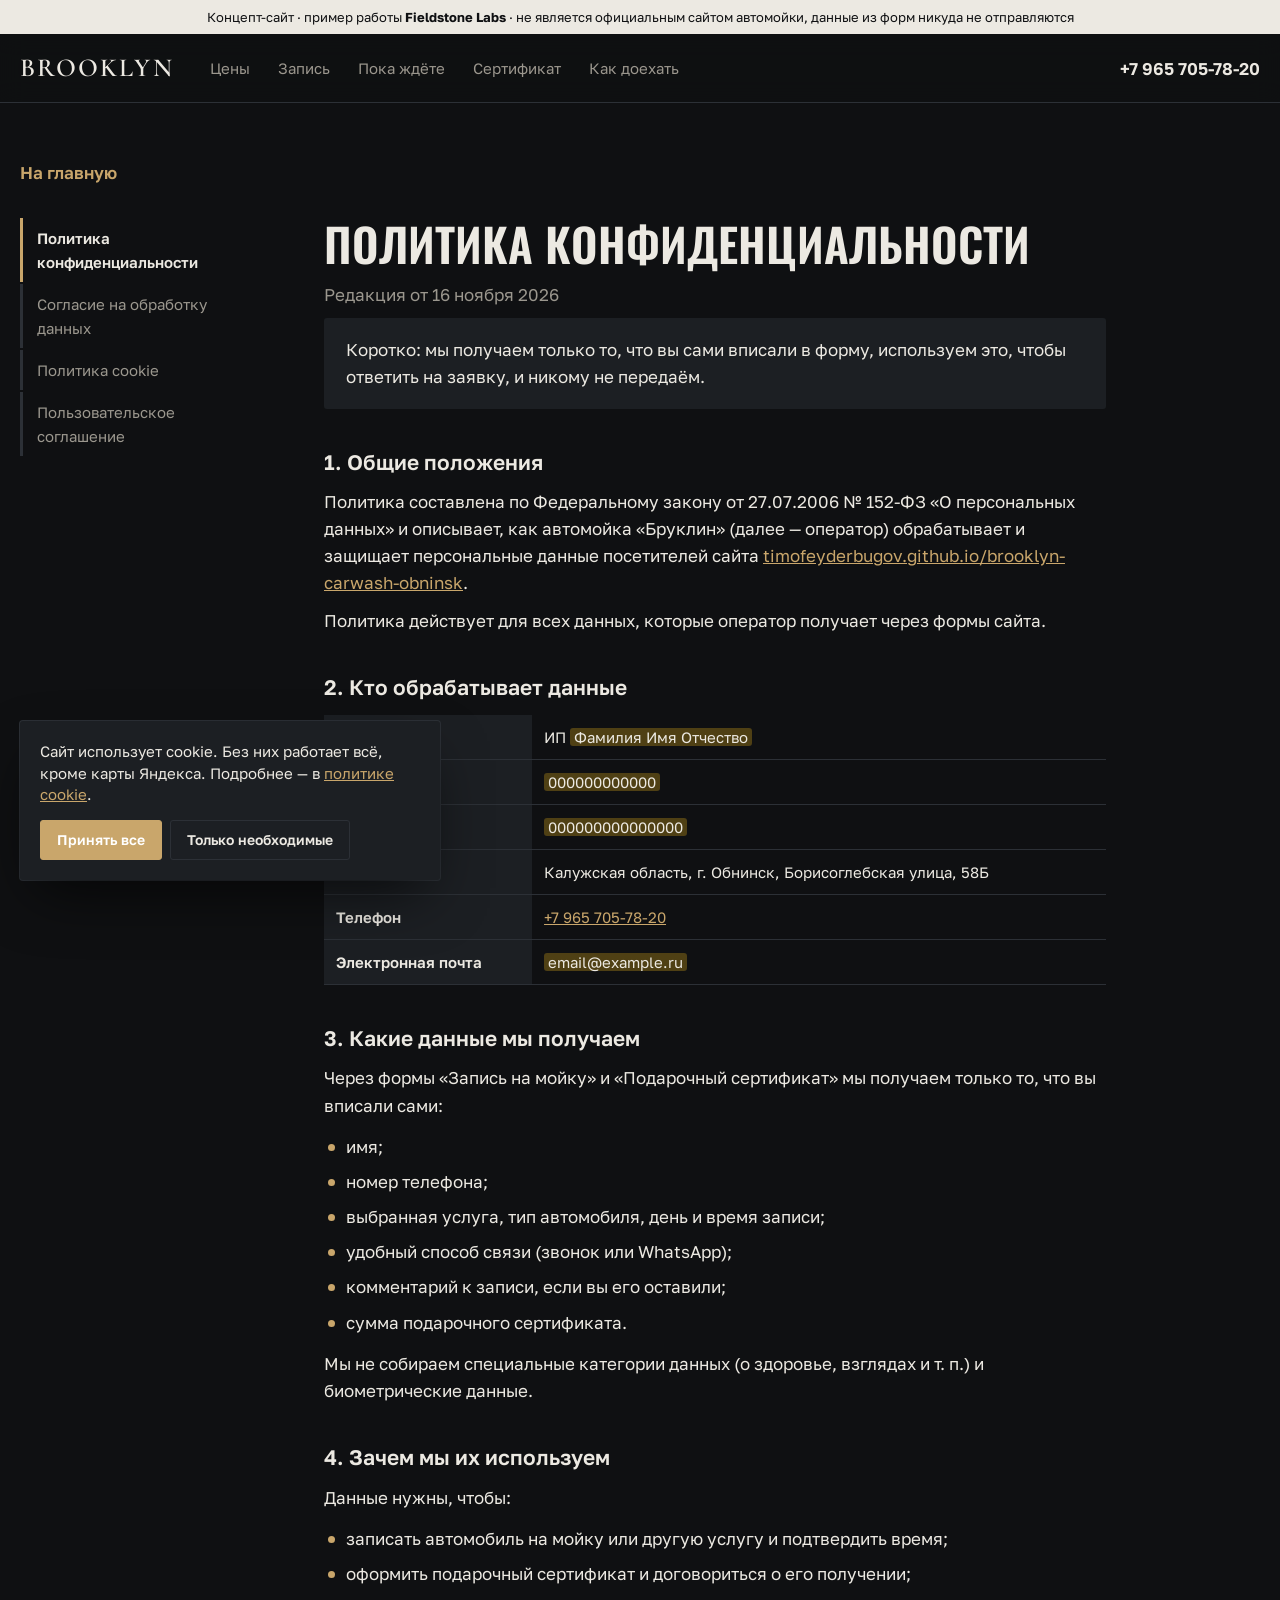
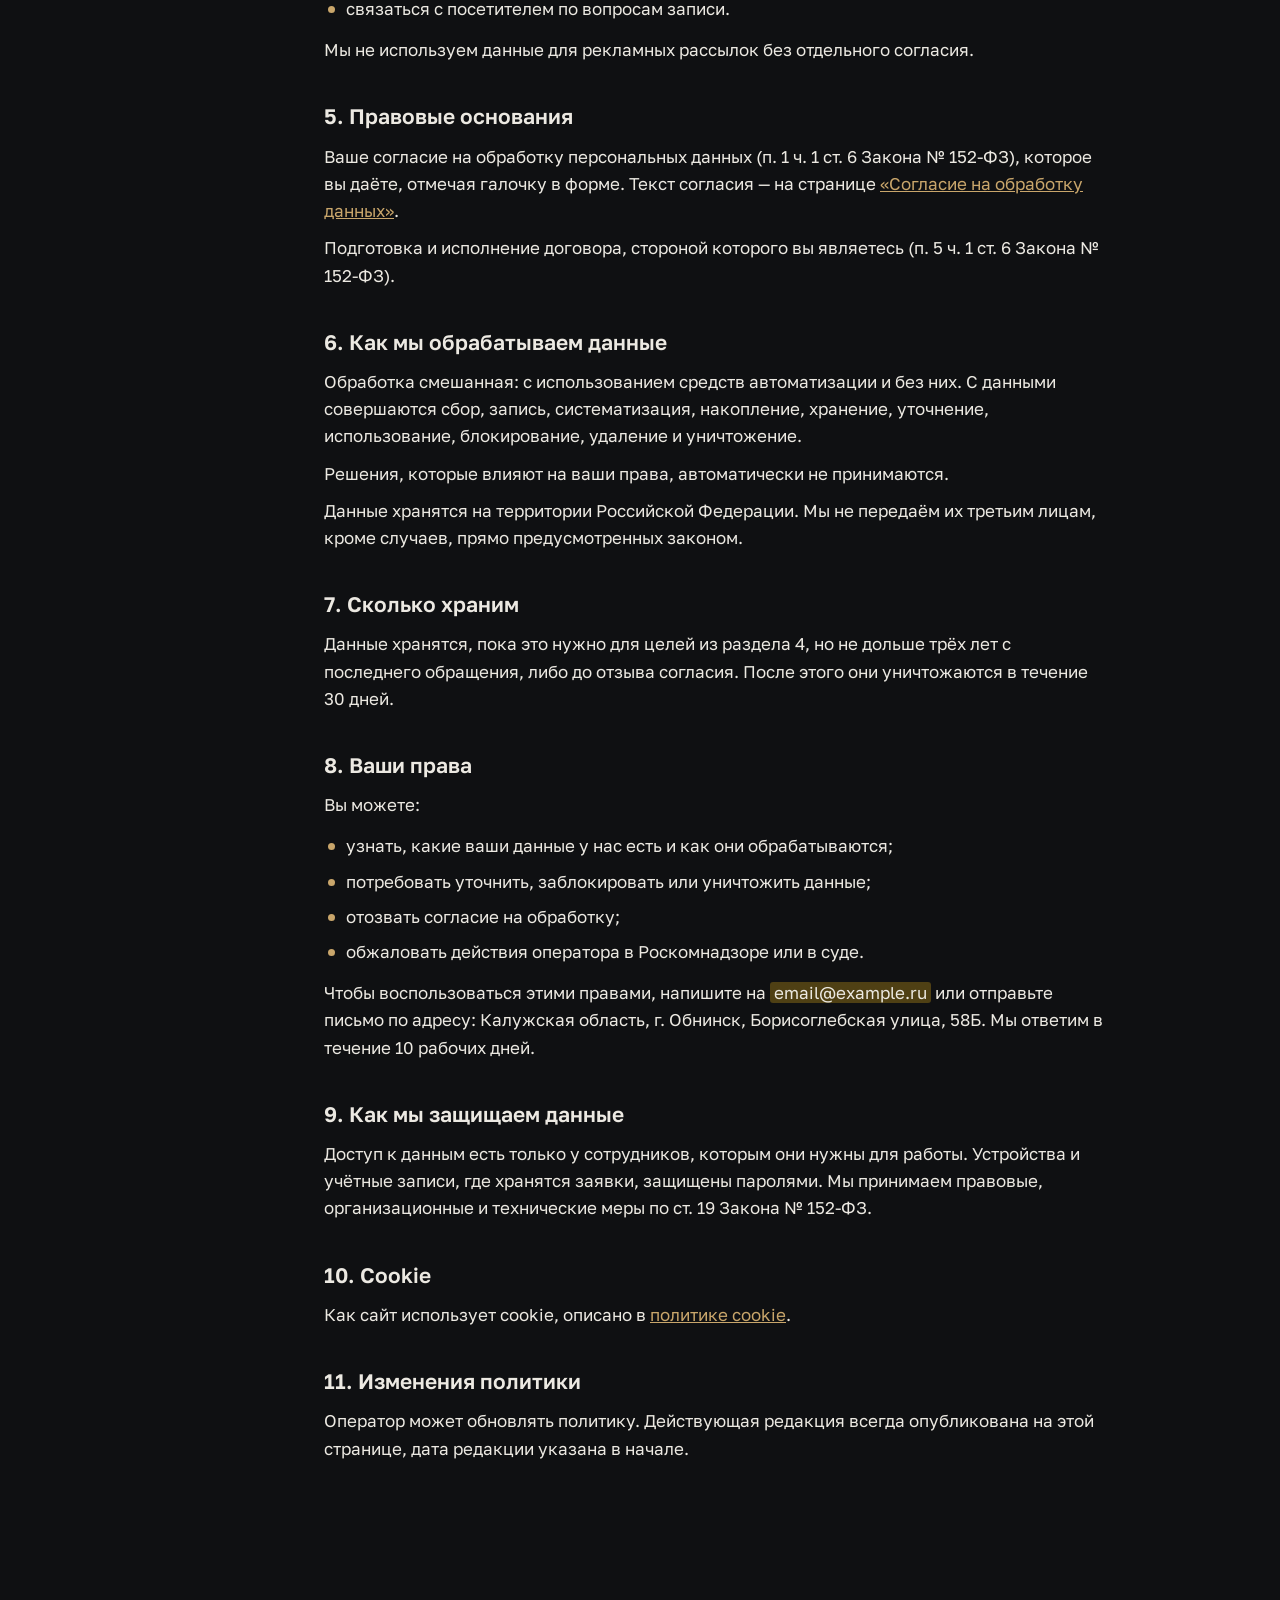
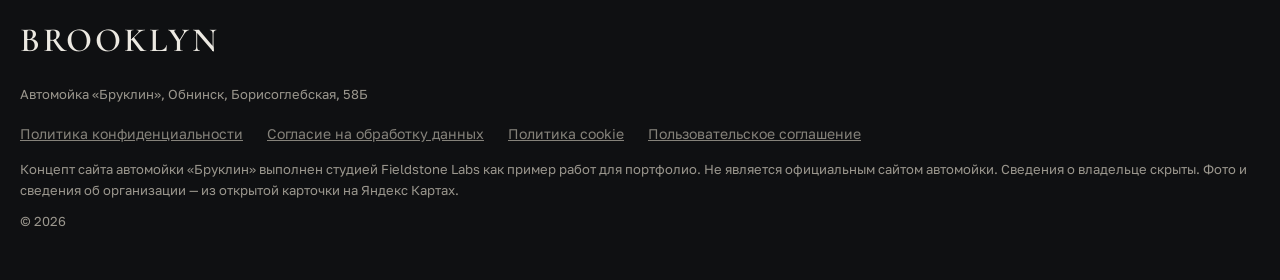
<file: privacy.html>
<!DOCTYPE html>
<html lang="ru">
<head>
    <meta charset="UTF-8">
    <meta name="viewport" content="width=device-width, initial-scale=1">
    <title>Политика конфиденциальности — Автомойка «Бруклин» (концепт)</title>
    <meta name="robots" content="noindex, nofollow">

    <link rel="preconnect" href="https://fonts.googleapis.com">
    <link rel="preconnect" href="https://fonts.gstatic.com" crossorigin>
    <link href="https://fonts.googleapis.com/css2?family=Cormorant+Garamond:wght@600&family=Golos+Text:wght@400;500;600&family=Oswald:wght@500;600&display=swap" rel="stylesheet">

    <link rel="icon" href="favicon.svg" type="image/svg+xml">
    <link rel="stylesheet" href="css/style.css">
</head>
<body>

    <div class="demo-bar" role="note">
        Концепт-сайт · пример работы <strong>Fieldstone Labs</strong> · не является официальным сайтом автомойки,
        данные из форм никуда не отправляются
    </div>

    <header class="header">
        <div class="wrap header__inner">
            <a class="logo" href="index.html">Brooklyn</a>

            <nav class="nav" aria-label="Разделы сайта">
                <a href="index.html#prices">Цены</a>
                <a href="index.html#booking">Запись</a>
                <a href="index.html#comfort">Пока ждёте</a>
                <a href="index.html#gift">Сертификат</a>
                <a href="index.html#contacts">Как доехать</a>
            </nav>

            <a class="header__phone" href="tel:+79657057820">+7 965 705-78-20</a>
        </div>
    </header>

    <main>
        <div class="wrap legal-head">
            <a class="back-link" href="index.html">На главную</a>
        </div>

        <div class="wrap legal">
            <nav class="legal__docs" aria-label="Документы">
                <a href="privacy.html" aria-current="page">Политика конфиденциальности</a>
                <a href="consent.html">Согласие на обработку данных</a>
                <a href="cookies.html">Политика cookie</a>
                <a href="terms.html">Пользовательское соглашение</a>
            </nav>

            <article class="legal__body">
                <h1 class="legal__title">Политика конфиденциальности</h1>
                <p class="legal__date">Редакция от 16 ноября 2026</p>
                <p class="legal__intro">Коротко: мы получаем только то, что вы сами вписали в форму, используем это, чтобы ответить на заявку, и никому не передаём.</p>

                    <h2>1. Общие положения</h2>
                    <p>Политика составлена по Федеральному закону от 27.07.2006 № 152-ФЗ «О персональных данных» и описывает, как автомойка «Бруклин» (далее — оператор) обрабатывает и защищает персональные данные посетителей сайта <a href="https://timofeyderbugov.github.io/brooklyn-carwash-obninsk/">timofeyderbugov.github.io/brooklyn-carwash-obninsk</a>.</p>
                    <p>Политика действует для всех данных, которые оператор получает через формы сайта.</p>

                    <h2>2. Кто обрабатывает данные</h2>
                    <table class="legal__table">
                        <tbody>
                            <tr>
                                <th scope="row">Оператор</th>
                                <td>ИП <span class="fill">Фамилия Имя Отчество</span></td>
                            </tr>
                            <tr>
                                <th scope="row">ИНН</th>
                                <td><span class="fill">000000000000</span></td>
                            </tr>
                            <tr>
                                <th scope="row">ОГРНИП</th>
                                <td><span class="fill">000000000000000</span></td>
                            </tr>
                            <tr>
                                <th scope="row">Адрес</th>
                                <td>Калужская область, г. Обнинск, Борисоглебская улица, 58Б</td>
                            </tr>
                            <tr>
                                <th scope="row">Телефон</th>
                                <td><a href="tel:+79657057820">+7 965 705-78-20</a></td>
                            </tr>
                            <tr>
                                <th scope="row">Электронная почта</th>
                                <td><span class="fill">email@example.ru</span></td>
                            </tr>
                        </tbody>
                    </table>

                    <h2>3. Какие данные мы получаем</h2>
                    <p>Через формы «Запись на мойку» и «Подарочный сертификат» мы получаем только то, что вы вписали сами:</p>
                    <ul>
                        <li>имя;</li>
                        <li>номер телефона;</li>
                        <li>выбранная услуга, тип автомобиля, день и время записи;</li>
                        <li>удобный способ связи (звонок или WhatsApp);</li>
                        <li>комментарий к записи, если вы его оставили;</li>
                        <li>сумма подарочного сертификата.</li>
                    </ul>
                    <p>Мы не собираем специальные категории данных (о здоровье, взглядах и т. п.) и биометрические данные.</p>

                    <h2>4. Зачем мы их используем</h2>
                    <p>Данные нужны, чтобы:</p>
                    <ul>
                        <li>записать автомобиль на мойку или другую услугу и подтвердить время;</li>
                        <li>оформить подарочный сертификат и договориться о его получении;</li>
                        <li>связаться с посетителем по вопросам записи.</li>
                    </ul>
                    <p>Мы не используем данные для рекламных рассылок без отдельного согласия.</p>

                    <h2>5. Правовые основания</h2>
                    <p>Ваше согласие на обработку персональных данных (п. 1 ч. 1 ст. 6 Закона № 152-ФЗ), которое вы даёте, отмечая галочку в форме. Текст согласия — на странице <a href="consent.html">«Согласие на обработку данных»</a>.</p>
                    <p>Подготовка и исполнение договора, стороной которого вы являетесь (п. 5 ч. 1 ст. 6 Закона № 152-ФЗ).</p>

                    <h2>6. Как мы обрабатываем данные</h2>
                    <p>Обработка смешанная: с использованием средств автоматизации и без них. С данными совершаются сбор, запись, систематизация, накопление, хранение, уточнение, использование, блокирование, удаление и уничтожение.</p>
                    <p>Решения, которые влияют на ваши права, автоматически не принимаются.</p>
                    <p>Данные хранятся на территории Российской Федерации. Мы не передаём их третьим лицам, кроме случаев, прямо предусмотренных законом.</p>

                    <h2>7. Сколько храним</h2>
                    <p>Данные хранятся, пока это нужно для целей из раздела 4, но не дольше трёх лет с последнего обращения, либо до отзыва согласия. После этого они уничтожаются в течение 30 дней.</p>

                    <h2>8. Ваши права</h2>
                    <p>Вы можете:</p>
                    <ul>
                        <li>узнать, какие ваши данные у нас есть и как они обрабатываются;</li>
                        <li>потребовать уточнить, заблокировать или уничтожить данные;</li>
                        <li>отозвать согласие на обработку;</li>
                        <li>обжаловать действия оператора в Роскомнадзоре или в суде.</li>
                    </ul>
                    <p>Чтобы воспользоваться этими правами, напишите на <span class="fill">email@example.ru</span> или отправьте письмо по адресу: Калужская область, г. Обнинск, Борисоглебская улица, 58Б. Мы ответим в течение 10 рабочих дней.</p>

                    <h2>9. Как мы защищаем данные</h2>
                    <p>Доступ к данным есть только у сотрудников, которым они нужны для работы. Устройства и учётные записи, где хранятся заявки, защищены паролями. Мы принимаем правовые, организационные и технические меры по ст. 19 Закона № 152-ФЗ.</p>

                    <h2>10. Cookie</h2>
                    <p>Как сайт использует cookie, описано в <a href="cookies.html">политике cookie</a>.</p>

                    <h2>11. Изменения политики</h2>
                    <p>Оператор может обновлять политику. Действующая редакция всегда опубликована на этой странице, дата редакции указана в начале.</p>
            </article>
        </div>
    </main>

    <footer class="footer">
        <div class="wrap footer__inner">
            <p class="logo logo--footer">Brooklyn</p>
            <p class="footer__small">Автомойка «Бруклин», Обнинск, Борисоглебская, 58Б</p>
            <nav class="footer__legal" aria-label="Документы">
                <a href="privacy.html">Политика конфиденциальности</a>
                <a href="consent.html">Согласие на обработку данных</a>
                <a href="cookies.html">Политика cookie</a>
                <a href="terms.html">Пользовательское соглашение</a>
            </nav>
            <p class="footer__small">
                Концепт сайта автомойки «Бруклин» выполнен студией Fieldstone Labs как пример работ для портфолио.
                Не является официальным сайтом автомойки. Сведения о владельце скрыты.
                Фото и сведения об организации — из открытой карточки на Яндекс Картах.
            </p>
            <p class="footer__small">© <span data-year>2026</span></p>
        </div>
    </footer>

    <script src="js/cookies.js"></script>
</body>
</html>
</file>
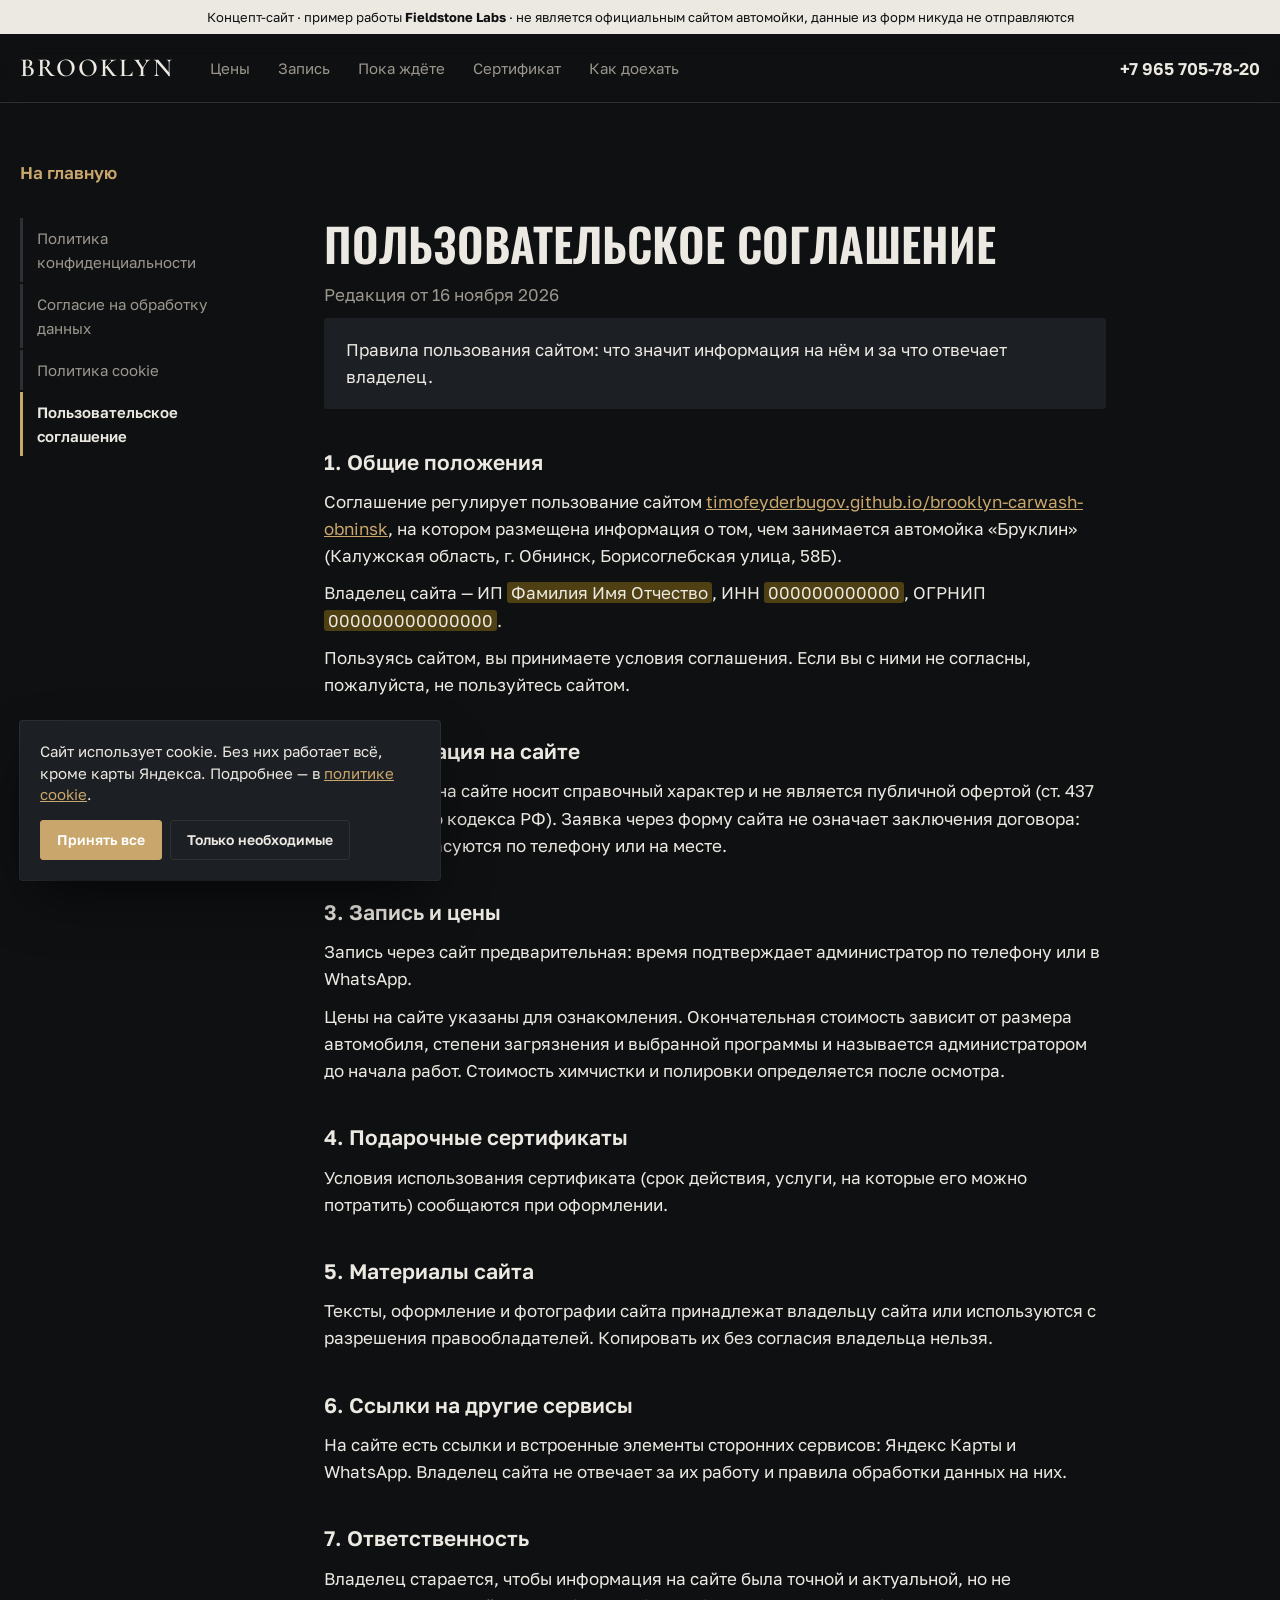
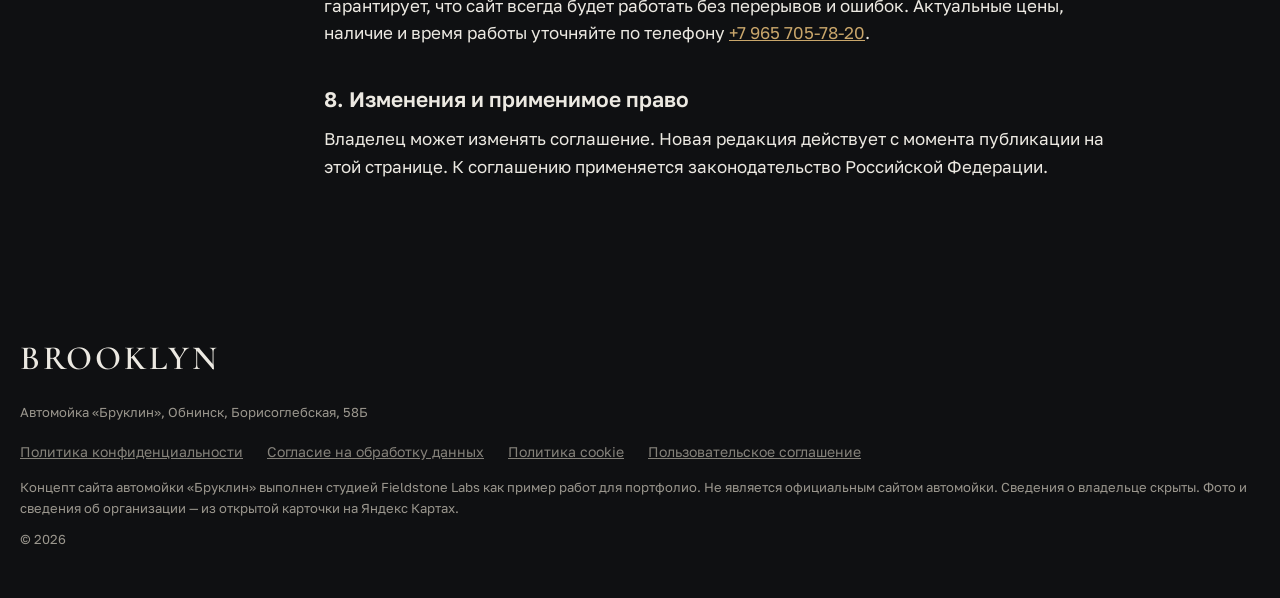
<file: terms.html>
<!DOCTYPE html>
<html lang="ru">
<head>
    <meta charset="UTF-8">
    <meta name="viewport" content="width=device-width, initial-scale=1">
    <title>Пользовательское соглашение — Автомойка «Бруклин» (концепт)</title>
    <meta name="robots" content="noindex, nofollow">

    <link rel="preconnect" href="https://fonts.googleapis.com">
    <link rel="preconnect" href="https://fonts.gstatic.com" crossorigin>
    <link href="https://fonts.googleapis.com/css2?family=Cormorant+Garamond:wght@600&family=Golos+Text:wght@400;500;600&family=Oswald:wght@500;600&display=swap" rel="stylesheet">

    <link rel="icon" href="favicon.svg" type="image/svg+xml">
    <link rel="stylesheet" href="css/style.css">
</head>
<body>

    <div class="demo-bar" role="note">
        Концепт-сайт · пример работы <strong>Fieldstone Labs</strong> · не является официальным сайтом автомойки,
        данные из форм никуда не отправляются
    </div>

    <header class="header">
        <div class="wrap header__inner">
            <a class="logo" href="index.html">Brooklyn</a>

            <nav class="nav" aria-label="Разделы сайта">
                <a href="index.html#prices">Цены</a>
                <a href="index.html#booking">Запись</a>
                <a href="index.html#comfort">Пока ждёте</a>
                <a href="index.html#gift">Сертификат</a>
                <a href="index.html#contacts">Как доехать</a>
            </nav>

            <a class="header__phone" href="tel:+79657057820">+7 965 705-78-20</a>
        </div>
    </header>

    <main>
        <div class="wrap legal-head">
            <a class="back-link" href="index.html">На главную</a>
        </div>

        <div class="wrap legal">
            <nav class="legal__docs" aria-label="Документы">
                <a href="privacy.html">Политика конфиденциальности</a>
                <a href="consent.html">Согласие на обработку данных</a>
                <a href="cookies.html">Политика cookie</a>
                <a href="terms.html" aria-current="page">Пользовательское соглашение</a>
            </nav>

            <article class="legal__body">
                <h1 class="legal__title">Пользовательское соглашение</h1>
                <p class="legal__date">Редакция от 16 ноября 2026</p>
                <p class="legal__intro">Правила пользования сайтом: что значит информация на нём и за что отвечает владелец.</p>

                    <h2>1. Общие положения</h2>
                    <p>Соглашение регулирует пользование сайтом <a href="https://timofeyderbugov.github.io/brooklyn-carwash-obninsk/">timofeyderbugov.github.io/brooklyn-carwash-obninsk</a>, на котором размещена информация о том, чем занимается автомойка «Бруклин» (Калужская область, г. Обнинск, Борисоглебская улица, 58Б).</p>
                    <p>Владелец сайта — ИП <span class="fill">Фамилия Имя Отчество</span>, ИНН <span class="fill">000000000000</span>, ОГРНИП <span class="fill">000000000000000</span>.</p>
                    <p>Пользуясь сайтом, вы принимаете условия соглашения. Если вы с ними не согласны, пожалуйста, не пользуйтесь сайтом.</p>

                    <h2>2. Информация на сайте</h2>
                    <p>Информация на сайте носит справочный характер и не является публичной офертой (ст. 437 Гражданского кодекса РФ). Заявка через форму сайта не означает заключения договора: условия согласуются по телефону или на месте.</p>

                    <h2>3. Запись и цены</h2>
                    <p>Запись через сайт предварительная: время подтверждает администратор по телефону или в WhatsApp.</p>
                    <p>Цены на сайте указаны для ознакомления. Окончательная стоимость зависит от размера автомобиля, степени загрязнения и выбранной программы и называется администратором до начала работ. Стоимость химчистки и полировки определяется после осмотра.</p>

                    <h2>4. Подарочные сертификаты</h2>
                    <p>Условия использования сертификата (срок действия, услуги, на которые его можно потратить) сообщаются при оформлении.</p>

                    <h2>5. Материалы сайта</h2>
                    <p>Тексты, оформление и фотографии сайта принадлежат владельцу сайта или используются с разрешения правообладателей. Копировать их без согласия владельца нельзя.</p>

                    <h2>6. Ссылки на другие сервисы</h2>
                    <p>На сайте есть ссылки и встроенные элементы сторонних сервисов: Яндекс Карты и WhatsApp. Владелец сайта не отвечает за их работу и правила обработки данных на них.</p>

                    <h2>7. Ответственность</h2>
                    <p>Владелец старается, чтобы информация на сайте была точной и актуальной, но не гарантирует, что сайт всегда будет работать без перерывов и ошибок. Актуальные цены, наличие и время работы уточняйте по телефону <a href="tel:+79657057820">+7 965 705-78-20</a>.</p>

                    <h2>8. Изменения и применимое право</h2>
                    <p>Владелец может изменять соглашение. Новая редакция действует с момента публикации на этой странице. К соглашению применяется законодательство Российской Федерации.</p>
            </article>
        </div>
    </main>

    <footer class="footer">
        <div class="wrap footer__inner">
            <p class="logo logo--footer">Brooklyn</p>
            <p class="footer__small">Автомойка «Бруклин», Обнинск, Борисоглебская, 58Б</p>
            <nav class="footer__legal" aria-label="Документы">
                <a href="privacy.html">Политика конфиденциальности</a>
                <a href="consent.html">Согласие на обработку данных</a>
                <a href="cookies.html">Политика cookie</a>
                <a href="terms.html">Пользовательское соглашение</a>
            </nav>
            <p class="footer__small">
                Концепт сайта автомойки «Бруклин» выполнен студией Fieldstone Labs как пример работ для портфолио.
                Не является официальным сайтом автомойки. Сведения о владельце скрыты.
                Фото и сведения об организации — из открытой карточки на Яндекс Картах.
            </p>
            <p class="footer__small">© <span data-year>2026</span></p>
        </div>
    </footer>

    <script src="js/cookies.js"></script>
</body>
</html>
</file>
<file: css/style.css>
/* ==========================================================
   Автомойка «Бруклин» — стили
   Тёмный и брутальный: графит, как фасад мойки, бронза,
   узкие тяжёлые заголовки и логотип с засечками, как на вывеске.
   Фирменный мотив — шестигранные лампы из моечных боксов.
   ========================================================== */

:root {
    --bg: #0f1012;
    --bg-2: #16181b;
    --surface: #1c1f23;
    --line: #2c3036;
    --line-strong: #43484f;
    --ink: #ece9e2;
    --muted: #9b978e;
    --bronze: #c9a66b;
    --bronze-hover: #dcbb82;
    --bronze-dim: rgba(201, 166, 107, 0.12);
    --white: #ffffff;
    --ok: #47b36b;
    --error: #ff7a6b;

    /* общие имена для блоков документов и cookie */
    --accent: var(--bronze);
    --bg-soft: var(--surface);
    --ink-main: var(--ink);

    --font-logo: "Cormorant Garamond", "Times New Roman", serif;
    --font-display: "Oswald", "Arial Narrow", Arial, sans-serif;
    --font-body: "Golos Text", "Helvetica Neue", Arial, sans-serif;

    --wrap: 1240px;
    --radius: 3px;

    /* шестиугольники как лампы на потолке бокса */
    --hex: url("data:image/svg+xml,%3Csvg xmlns='http://www.w3.org/2000/svg' width='56' height='100'%3E%3Cpath d='M28 66L0 50V16L28 0l28 16v34L28 66v34M28 0v34L0 50v34l28 16 28-16V50L28 34' fill='none' stroke='%23c9a66b' stroke-opacity='0.09' stroke-width='1.5'/%3E%3C/svg%3E");
}

*,
*::before,
*::after {
    box-sizing: border-box;
}

html {
    scroll-behavior: smooth;
    scroll-padding-top: 80px;
    color-scheme: dark;
}

body {
    margin: 0;
    font-family: var(--font-body);
    font-size: 17px;
    line-height: 1.6;
    color: var(--ink);
    background: var(--bg);
    -webkit-font-smoothing: antialiased;
}

h1,
h2,
p,
ol,
ul,
dl,
dd,
figure,
fieldset {
    margin: 0;
}

ol,
ul {
    padding: 0;
    list-style: none;
}

fieldset {
    padding: 0;
    border: 0;
    min-width: 0;
}

img {
    display: block;
    max-width: 100%;
    height: auto;
}

a {
    color: inherit;
}

button,
input,
select,
textarea {
    font: inherit;
    color: inherit;
}

:focus-visible {
    outline: 3px solid var(--bronze);
    outline-offset: 3px;
}

.wrap {
    width: min(100% - 40px, var(--wrap));
    margin-inline: auto;
}

.visually-hidden {
    position: absolute;
    width: 1px;
    height: 1px;
    overflow: hidden;
    clip: rect(0 0 0 0);
    white-space: nowrap;
}

/* ---------- Шапка ---------- */

.header {
    position: sticky;
    top: 0;
    z-index: 10;
    background: rgba(15, 16, 18, 0.88);
    backdrop-filter: blur(12px);
    border-bottom: 1px solid var(--line);
}

.header__inner {
    display: flex;
    align-items: center;
    gap: 36px;
    min-height: 68px;
}

/* логотип как на вывеске: прописные с засечками */
.logo {
    font-family: var(--font-logo);
    font-weight: 600;
    font-size: 26px;
    letter-spacing: 0.08em;
    text-transform: uppercase;
    text-decoration: none;
}

.nav {
    display: flex;
    gap: 28px;
    margin-right: auto;
    font-size: 15px;
}

.nav a {
    color: var(--muted);
    text-decoration: none;
    transition: color 0.15s;
}

.nav a:hover {
    color: var(--ink);
}

.header__phone {
    font-weight: 600;
    text-decoration: none;
    white-space: nowrap;
}

/* ---------- Кнопки ---------- */

.btn {
    display: inline-flex;
    align-items: center;
    justify-content: center;
    min-height: 54px;
    padding: 0 30px;
    border: 2px solid var(--bronze);
    border-radius: var(--radius);
    background: var(--bronze);
    color: var(--bg);
    font-weight: 600;
    text-decoration: none;
    cursor: pointer;
    transition: background 0.15s, border-color 0.15s, color 0.15s;
}

.btn:hover {
    background: var(--bronze-hover);
    border-color: var(--bronze-hover);
}

.btn--line {
    background: transparent;
    border-color: var(--ink);
    color: var(--ink);
}

.btn--line:hover {
    background: var(--ink);
    border-color: var(--ink);
    color: var(--bg);
}

.btn--full {
    width: 100%;
}

.link-btn {
    padding: 0;
    border: 0;
    background: none;
    color: var(--bronze);
    font-weight: 600;
    text-decoration: underline;
    text-decoration-thickness: 1.5px;
    text-underline-offset: 5px;
    cursor: pointer;
}

.link-btn:hover {
    color: var(--bronze-hover);
}

/* ---------- Первый экран ---------- */

.hero {
    position: relative;
    display: flex;
    align-items: flex-end;
    min-height: calc(100vh - 68px);
    padding: 120px 0 56px;
    overflow: hidden;
    isolation: isolate;
    border-bottom: 1px solid var(--line);
}

.hero__bg {
    position: absolute;
    inset: 0;
    z-index: -2;
    width: 100%;
    height: 100%;
    object-fit: cover;
    object-position: center 30%;
}

.hero::before {
    content: "";
    position: absolute;
    inset: 0;
    z-index: -1;
    background:
        linear-gradient(0deg, var(--bg) 0%, rgba(15, 16, 18, 0.55) 45%, rgba(15, 16, 18, 0.2) 100%),
        linear-gradient(90deg, rgba(15, 16, 18, 0.85) 0%, rgba(15, 16, 18, 0) 70%);
}

.hero__clock {
    display: inline-flex;
    align-items: center;
    gap: 10px;
    padding: 8px 16px 8px 12px;
    border: 1px solid var(--line-strong);
    border-radius: var(--radius);
    background: rgba(15, 16, 18, 0.6);
    font-size: 15px;
}

.hero__clock time {
    font-family: var(--font-display);
    font-weight: 500;
    font-size: 17px;
    font-variant-numeric: tabular-nums;
}

.hero__dot {
    width: 9px;
    height: 9px;
    border-radius: 50%;
    background: var(--ok);
    box-shadow: 0 0 0 0 rgba(71, 179, 107, 0.6);
    animation: pulse 2s infinite;
}

@keyframes pulse {
    70% {
        box-shadow: 0 0 0 10px rgba(71, 179, 107, 0);
    }
    100% {
        box-shadow: 0 0 0 0 rgba(71, 179, 107, 0);
    }
}

.hero__title {
    max-width: 11em;
    margin-top: 28px;
    font-family: var(--font-display);
    font-weight: 600;
    font-size: clamp(52px, 9vw, 132px);
    line-height: 0.92;
    letter-spacing: -0.005em;
    text-transform: uppercase;
}

.hero__lead {
    max-width: 34em;
    margin-top: 28px;
    font-size: 19px;
    color: #c9c5bc;
}

.hero__actions {
    display: flex;
    flex-wrap: wrap;
    gap: 12px;
    margin-top: 36px;
}

.hero__badges {
    display: grid;
    grid-template-columns: repeat(3, 1fr);
    margin-top: 64px;
    border-top: 2px solid var(--ink);
}

.hero__badges li {
    padding: 18px 24px 0 0;
    color: var(--muted);
    font-size: 15px;
}

.hero__badges strong {
    display: block;
    font-family: var(--font-display);
    font-weight: 500;
    font-size: 28px;
    text-transform: uppercase;
    color: var(--ink);
}

/* ---------- Секции ---------- */

.section {
    padding: 112px 0;
    border-bottom: 1px solid var(--line);
}

.section--alt {
    background: var(--bg-2);
}

.section--hex {
    background: var(--hex) var(--bg-2);
}

.section__title {
    font-family: var(--font-display);
    font-weight: 600;
    font-size: clamp(40px, 5.6vw, 76px);
    line-height: 0.95;
    text-transform: uppercase;
}

.section__lead {
    max-width: 32em;
    margin-top: 20px;
    color: var(--muted);
}

/* ---------- Цены ---------- */

.prices {
    display: grid;
    grid-template-columns: 0.8fr 1.2fr;
    gap: 32px 72px;
}

.price-list {
    border-top: 2px solid var(--ink);
}

.price-list__row {
    display: flex;
    align-items: baseline;
    justify-content: space-between;
    gap: 24px;
    padding: 22px 0;
    border-bottom: 1px solid var(--line);
}

.price-list__row dt {
    font-size: 20px;
    font-weight: 600;
}

.price-list__row dt span {
    display: block;
    margin-top: 2px;
    font-size: 14px;
    font-weight: 400;
    color: var(--muted);
}

.price-list__row dd {
    font-family: var(--font-display);
    font-weight: 500;
    font-size: 30px;
    color: var(--bronze);
    white-space: nowrap;
}

.extras {
    grid-column: 2;
}

.extras__title {
    margin-bottom: 12px;
    font-weight: 600;
}

.extras__list {
    display: flex;
    flex-wrap: wrap;
    gap: 8px;
}

.extras__list li {
    padding: 6px 14px;
    border: 1px solid var(--line-strong);
    border-radius: var(--radius);
    font-size: 15px;
}

.extras__hint {
    margin-top: 12px;
    font-size: 14px;
    color: var(--muted);
}

/* ---------- Фото работ: три кадра встык ---------- */

.works {
    display: grid;
    grid-template-columns: repeat(3, 1fr);
    border-bottom: 1px solid var(--line);
}

.works__item {
    position: relative;
    overflow: hidden;
}

.works__item + .works__item {
    border-left: 1px solid var(--line);
}

.works__item img {
    width: 100%;
    aspect-ratio: 3 / 4;
    max-height: 640px;
    object-fit: cover;
    transition: transform 0.6s;
}

.works__item:hover img {
    transform: scale(1.03);
}

.works__item figcaption {
    position: absolute;
    left: 0;
    right: 0;
    bottom: 0;
    padding: 64px 28px 24px;
    background: linear-gradient(0deg, rgba(15, 16, 18, 0.92), rgba(15, 16, 18, 0));
    font-family: var(--font-display);
    font-weight: 500;
    font-size: 28px;
    text-transform: uppercase;
}

/* ---------- Запись ---------- */

.booking {
    display: grid;
    grid-template-columns: 1fr 1.15fr;
    gap: 72px;
    align-items: start;
}

.booking__photo {
    margin-top: 36px;
}

.booking__photo img {
    width: 100%;
    aspect-ratio: 4 / 3;
    object-fit: cover;
    border-radius: var(--radius);
}

.tip {
    margin-top: 24px;
    padding: 20px 24px;
    border-left: 3px solid var(--bronze);
    background: var(--surface);
}

.tip__title {
    margin-bottom: 6px;
    font-weight: 600;
}

.tip p:last-child {
    color: var(--muted);
}

.form {
    padding: 40px;
    border: 1px solid var(--line-strong);
    border-radius: var(--radius);
    background: var(--surface);
}

.form__group {
    margin-bottom: 18px;
}

.form__row {
    display: grid;
    grid-template-columns: 1fr 1fr;
    gap: 14px;
}

.form__label {
    display: block;
    margin-bottom: 6px;
    padding: 0;
    font-size: 14px;
    font-weight: 500;
}

.form__hint {
    font-weight: 400;
    color: var(--muted);
}

.form__input {
    width: 100%;
    min-height: 50px;
    padding: 0 14px;
    border: 1px solid var(--line-strong);
    border-radius: var(--radius);
    background: var(--bg);
    transition: border-color 0.15s;
}

.form__input::placeholder {
    color: #6b6861;
}

.form__input:focus {
    outline: none;
    border-color: var(--bronze);
}

.form__input.is-invalid {
    border-color: var(--error);
}

select.form__input {
    appearance: none;
    padding-right: 40px;
    background-image: url("data:image/svg+xml,%3Csvg xmlns='http://www.w3.org/2000/svg' width='12' height='8' fill='none'%3E%3Cpath d='M1 1.5l5 5 5-5' stroke='%23ece9e2' stroke-width='1.6'/%3E%3C/svg%3E");
    background-repeat: no-repeat;
    background-position: right 16px center;
}

.form__textarea {
    min-height: 92px;
    padding: 12px 14px;
    resize: vertical;
}

.form__error {
    margin-bottom: 12px;
    font-size: 14px;
    color: var(--error);
}

.form__note {
    margin-top: 12px;
    font-size: 13px;
    color: var(--muted);
}

.form__note a {
    color: var(--bronze);
}

/* Переключатели-плашки */

.pills {
    display: flex;
    flex-wrap: wrap;
    gap: 8px;
}

.pill {
    position: relative;
}

.pill input {
    position: absolute;
    opacity: 0;
    pointer-events: none;
}

.pill span {
    display: inline-block;
    padding: 9px 16px;
    border: 1px solid var(--line-strong);
    border-radius: var(--radius);
    font-size: 15px;
    cursor: pointer;
    transition: background 0.15s, border-color 0.15s, color 0.15s;
}

.pill input:checked + span {
    background: var(--ink);
    border-color: var(--ink);
    color: var(--bg);
}

.pill input:focus-visible + span {
    outline: 3px solid var(--bronze);
    outline-offset: 2px;
}

.booking__done {
    padding: 40px;
    border: 1px solid var(--line-strong);
    border-top: 3px solid var(--bronze);
    background: var(--surface);
}

.booking__done-title {
    margin-bottom: 10px;
    font-family: var(--font-display);
    font-weight: 600;
    font-size: 44px;
    text-transform: uppercase;
}

.booking__done [data-summary] {
    margin-bottom: 6px;
    font-weight: 600;
    color: var(--bronze);
}

.booking__done .link-btn {
    margin-top: 20px;
}

/* ---------- Пока ждёте ---------- */

.comfort {
    display: grid;
    grid-template-columns: 1fr 1fr;
    gap: 72px;
    align-items: start;
}

.comfort__photo img {
    width: 100%;
    object-fit: cover;
    border-radius: var(--radius);
}

.comfort__photo--main img {
    aspect-ratio: 3 / 4;
}

.comfort__list {
    margin-top: 32px;
    border-top: 2px solid var(--ink);
}

.comfort__list li {
    padding: 14px 0;
    border-bottom: 1px solid var(--line);
    color: var(--muted);
}

.comfort__list strong {
    color: var(--ink);
}

.comfort__text .comfort__photo {
    margin-top: 32px;
}

.comfort__text .comfort__photo img {
    aspect-ratio: 16 / 9;
}

/* ---------- Отзывы ---------- */

.reviews {
    display: grid;
    grid-template-columns: 300px 1fr;
    gap: 80px;
    align-items: start;
}

.reviews__num {
    font-family: var(--font-display);
    font-weight: 600;
    font-size: 168px;
    line-height: 0.85;
    color: var(--bronze);
}

.reviews__stars {
    margin-top: 16px;
    font-size: 22px;
    letter-spacing: 4px;
    color: var(--bronze);
}

.reviews__meta {
    margin-top: 8px;
    color: var(--muted);
}

.reviews__text {
    max-width: 34em;
    margin: 28px 0 24px;
    font-size: 21px;
}

/* ---------- Сертификат ---------- */

.gift {
    display: grid;
    grid-template-columns: 1fr 1fr;
    gap: 64px;
    align-items: center;
}

.gift__text p {
    max-width: 30em;
    margin-top: 20px;
    color: var(--muted);
}

.gift__form {
    padding: 36px;
    border: 1px solid var(--bronze);
    border-radius: var(--radius);
    background: rgba(15, 16, 18, 0.85);
}

.gift__row {
    display: flex;
    gap: 10px;
    margin-top: 20px;
}

.gift__row .form__input {
    flex: 1;
}

.gift__form .consent {
    margin-top: 14px;
}

.gift__done {
    font-family: var(--font-display);
    font-weight: 500;
    font-size: 30px;
    text-transform: uppercase;
}

.gift__done + p {
    margin-top: 8px;
    color: var(--muted);
}

/* ---------- Контакты ---------- */

.contacts {
    display: grid;
    grid-template-columns: 1fr 1.1fr;
    gap: 56px;
    align-items: start;
}

.contacts__photo {
    margin-top: 32px;
}

.contacts__photo img {
    width: 100%;
    aspect-ratio: 16 / 10;
    object-fit: cover;
    border-radius: var(--radius);
}

.contacts__list {
    margin-top: 24px;
}

.contacts__list > div {
    display: grid;
    grid-template-columns: 110px 1fr;
    gap: 16px;
    padding: 12px 0;
    border-top: 1px solid var(--line);
}

.contacts__list dt {
    color: var(--muted);
}

.contacts__list a {
    font-weight: 600;
    color: var(--bronze);
}

.contacts__map {
    position: sticky;
    top: 100px;
    min-height: 600px;
    border: 1px solid var(--line-strong);
    border-radius: var(--radius);
    overflow: hidden;
    background: var(--surface);
}

.contacts__map iframe {
    display: block;
    width: 100%;
    height: 100%;
    min-height: 600px;
    border: 0;
}

/* ---------- Подвал ---------- */

.footer {
    padding: 56px 0 48px;
    background: var(--bg);
    color: var(--muted);
}

.footer__inner {
    display: grid;
    gap: 10px;
}

.logo--footer {
    margin-bottom: 6px;
    color: var(--ink);
    font-size: 34px;
}

.footer__small {
    font-size: 13px;
}

/* ---------- Адаптив ---------- */

@media (max-width: 1000px) {
    .nav {
        display: none;
    }

    .header__inner {
        justify-content: space-between;
    }

    .prices,
    .booking,
    .comfort,
    .reviews,
    .gift,
    .contacts {
        grid-template-columns: 1fr;
        gap: 40px;
    }

    .extras {
        grid-column: auto;
    }

    .works {
        grid-template-columns: 1fr 1fr;
    }

    .works__item:last-child {
        display: none;
    }

    .comfort__photo--main img {
        aspect-ratio: 4 / 3;
    }

    .contacts__map {
        position: static;
    }
}

@media (max-width: 600px) {
    body {
        font-size: 16px;
    }

    .hero {
        min-height: 88vh;
        padding: 96px 0 40px;
    }

    .hero__title {
        font-size: 11.5vw;
    }

    .hero__badges {
        grid-template-columns: 1fr;
        margin-top: 40px;
    }

    .hero__badges li {
        padding: 14px 0 0;
    }

    .section {
        padding: 72px 0;
    }

    .form,
    .booking__done,
    .gift__form {
        padding: 22px;
    }

    .form__row {
        grid-template-columns: 1fr;
    }

    .price-list__row dt {
        font-size: 17px;
    }

    .price-list__row dd {
        font-size: 24px;
    }

    .works__item figcaption {
        padding: 48px 14px 14px;
        font-size: 18px;
    }

    .reviews__num {
        font-size: 120px;
    }

    .gift__row {
        flex-direction: column;
    }

    .contacts__list > div {
        grid-template-columns: 1fr;
        gap: 2px;
    }

    .contacts__map,
    .contacts__map iframe {
        min-height: 400px;
    }
}

@media (prefers-reduced-motion: reduce) {
    html {
        scroll-behavior: auto;
    }

    .hero__dot {
        animation: none;
    }

    * {
        transition: none !important;
    }
}

/* ==========================================================
   Согласие, cookie, документы
   ========================================================== */

/* ---------- Галочка согласия в формах ---------- */

.consent {
    display: flex;
    align-items: flex-start;
    gap: 10px;
    margin: 4px 0 14px;
    font-size: 14px;
    line-height: 1.4;
    cursor: pointer;
}

.consent input {
    flex-shrink: 0;
    width: 18px;
    height: 18px;
    margin: 1px 0 0;
    accent-color: var(--accent);
    cursor: pointer;
}

.consent a {
    color: var(--accent);
}

.consent.is-invalid span {
    color: var(--error);
}

.consent--light,
.consent--light a {
    color: var(--white);
}

.consent--light {
    margin-top: 14px;
}

.consent--light.is-invalid span {
    color: var(--white);
    text-decoration: underline wavy;
}

.callback .consent {
    margin-top: 12px;
}

/* ---------- Заглушка карты до согласия ---------- */

.map-stub {
    display: flex;
    flex-direction: column;
    justify-content: center;
    align-items: flex-start;
    gap: 10px;
    height: 100%;
    min-height: 420px;
    padding: 32px;
    color: var(--muted);
}

.map-stub a {
    color: var(--accent);
    font-weight: 600;
}

/* ---------- Баннер cookie ---------- */

.cookie {
    position: fixed;
    left: 20px;
    bottom: 20px;
    z-index: 50;
    display: flex;
    flex-direction: column;
    gap: 14px;
    width: min(420px, calc(100% - 40px));
    padding: 20px;
    background: var(--bg-soft);
    color: var(--ink-main);
    border-radius: var(--radius);
    box-shadow: 0 24px 60px -16px rgba(0, 0, 0, 0.7), 0 0 0 1px var(--line);
    font-size: 15px;
    line-height: 1.45;
}

.cookie__text a {
    color: var(--accent);
}

.cookie__actions {
    display: flex;
    flex-wrap: wrap;
    gap: 8px;
}

.cookie__btn {
    min-height: 40px;
    padding: 0 16px;
    border: 1px solid var(--line);
    border-radius: var(--radius);
    background: transparent;
    font-weight: 600;
    font-size: 14px;
    cursor: pointer;
}

.cookie__btn--main {
    border-color: var(--accent);
    background: var(--accent);
    color: var(--white);
}

/* ---------- Подвал: документы и реквизиты ---------- */

.footer__legal {
    display: flex;
    flex-wrap: wrap;
    gap: 6px 24px;
    margin: 8px 0 4px;
    font-size: 14px;
}

.footer__legal a {
    color: inherit;
    opacity: 0.85;
}

.footer__legal a:hover {
    opacity: 1;
}

/* Место, которое владелец должен заполнить своими данными */
.fill {
    padding: 0 4px;
    border-radius: 3px;
    background: rgba(245, 185, 25, 0.28);
    color: inherit;
}

/* ---------- Страницы документов ---------- */

.legal-head {
    padding: 56px 0 0;
}

.back-link {
    color: var(--accent);
    font-weight: 600;
    text-decoration: none;
}

.back-link:hover {
    text-decoration: underline;
    text-underline-offset: 4px;
}

.legal {
    display: grid;
    grid-template-columns: 240px 1fr;
    gap: 64px;
    padding: 32px 0 96px;
}

.legal__docs {
    position: sticky;
    top: 96px;
    align-self: start;
    display: grid;
    gap: 2px;
    font-size: 15px;
}

.legal__docs a {
    padding: 8px 0 8px 14px;
    border-left: 3px solid var(--line);
    color: var(--muted);
    text-decoration: none;
}

.legal__docs a:hover {
    color: var(--ink-main);
}

.legal__docs a[aria-current="page"] {
    border-left-color: var(--accent);
    color: var(--ink-main);
    font-weight: 600;
}

.legal__body {
    min-width: 0;
    max-width: 46em;
}

.legal__title {
    font-family: var(--font-display);
    font-weight: 600;
    font-size: clamp(30px, 4vw, 46px);
    line-height: 1.1;
}

.legal__date {
    margin-top: 12px;
    color: var(--muted);
}

.legal__intro {
    margin-top: 28px;
    padding: 18px 22px;
    border-radius: var(--radius);
    background: var(--bg-soft);
}

.legal__body h2 {
    margin: 40px 0 12px;
    font-size: 21px;
    font-weight: 600;
    line-height: 1.3;
}

.legal__body p + p {
    margin-top: 10px;
}

.legal__body ul {
    margin: 10px 0;
}

.legal__body li {
    position: relative;
    padding: 4px 0 4px 22px;
}

.legal__body li::before {
    content: "";
    position: absolute;
    left: 4px;
    top: 15px;
    width: 7px;
    height: 7px;
    border-radius: 50%;
    background: var(--accent);
}

.legal__body a {
    color: var(--accent);
}

.legal__table {
    width: 100%;
    margin: 14px 0;
    border-collapse: collapse;
    font-size: 15px;
}

.legal__table th,
.legal__table td {
    padding: 10px 12px;
    border-bottom: 1px solid var(--line);
    text-align: left;
    vertical-align: top;
}

.legal__table th {
    font-weight: 600;
    background: var(--bg-soft);
}

.legal__status {
    margin-top: 16px;
}

.legal__body .btn {
    margin: 16px 0 20px;
}

@media (max-width: 860px) {
    .legal {
        grid-template-columns: minmax(0, 1fr);
        gap: 32px;
    }

    .legal__docs {
        position: static;
    }

    .legal__table {
        display: block;
        overflow-x: auto;
    }
}

@media (max-width: 600px) {
    .cookie {
        left: 12px;
        bottom: 12px;
        width: calc(100% - 24px);
    }
}

/* ---------- Страница 404 ---------- */

.not-found {
    min-height: calc(100vh - 64px);
    display: flex;
    flex-direction: column;
    justify-content: center;
    align-items: flex-start;
    gap: 20px;
    padding: 64px 0;
}

.not-found__title {
    font-family: var(--font-display);
    font-weight: 600;
    font-size: clamp(36px, 6vw, 72px);
    line-height: 1;
}

.not-found__text {
    max-width: 30em;
    color: var(--muted);
}

.page-404 .header__inner {
    justify-content: space-between;
}

.legal__title,
.not-found__title {
    text-transform: uppercase;
}

/* ---------- Плашка «концепт» ---------- */

.demo-bar {
    padding: 8px 20px;
    background: var(--ink-main);
    color: var(--bg, #000);
    font-size: 13px;
    line-height: 1.4;
    text-align: center;
}
</file>
